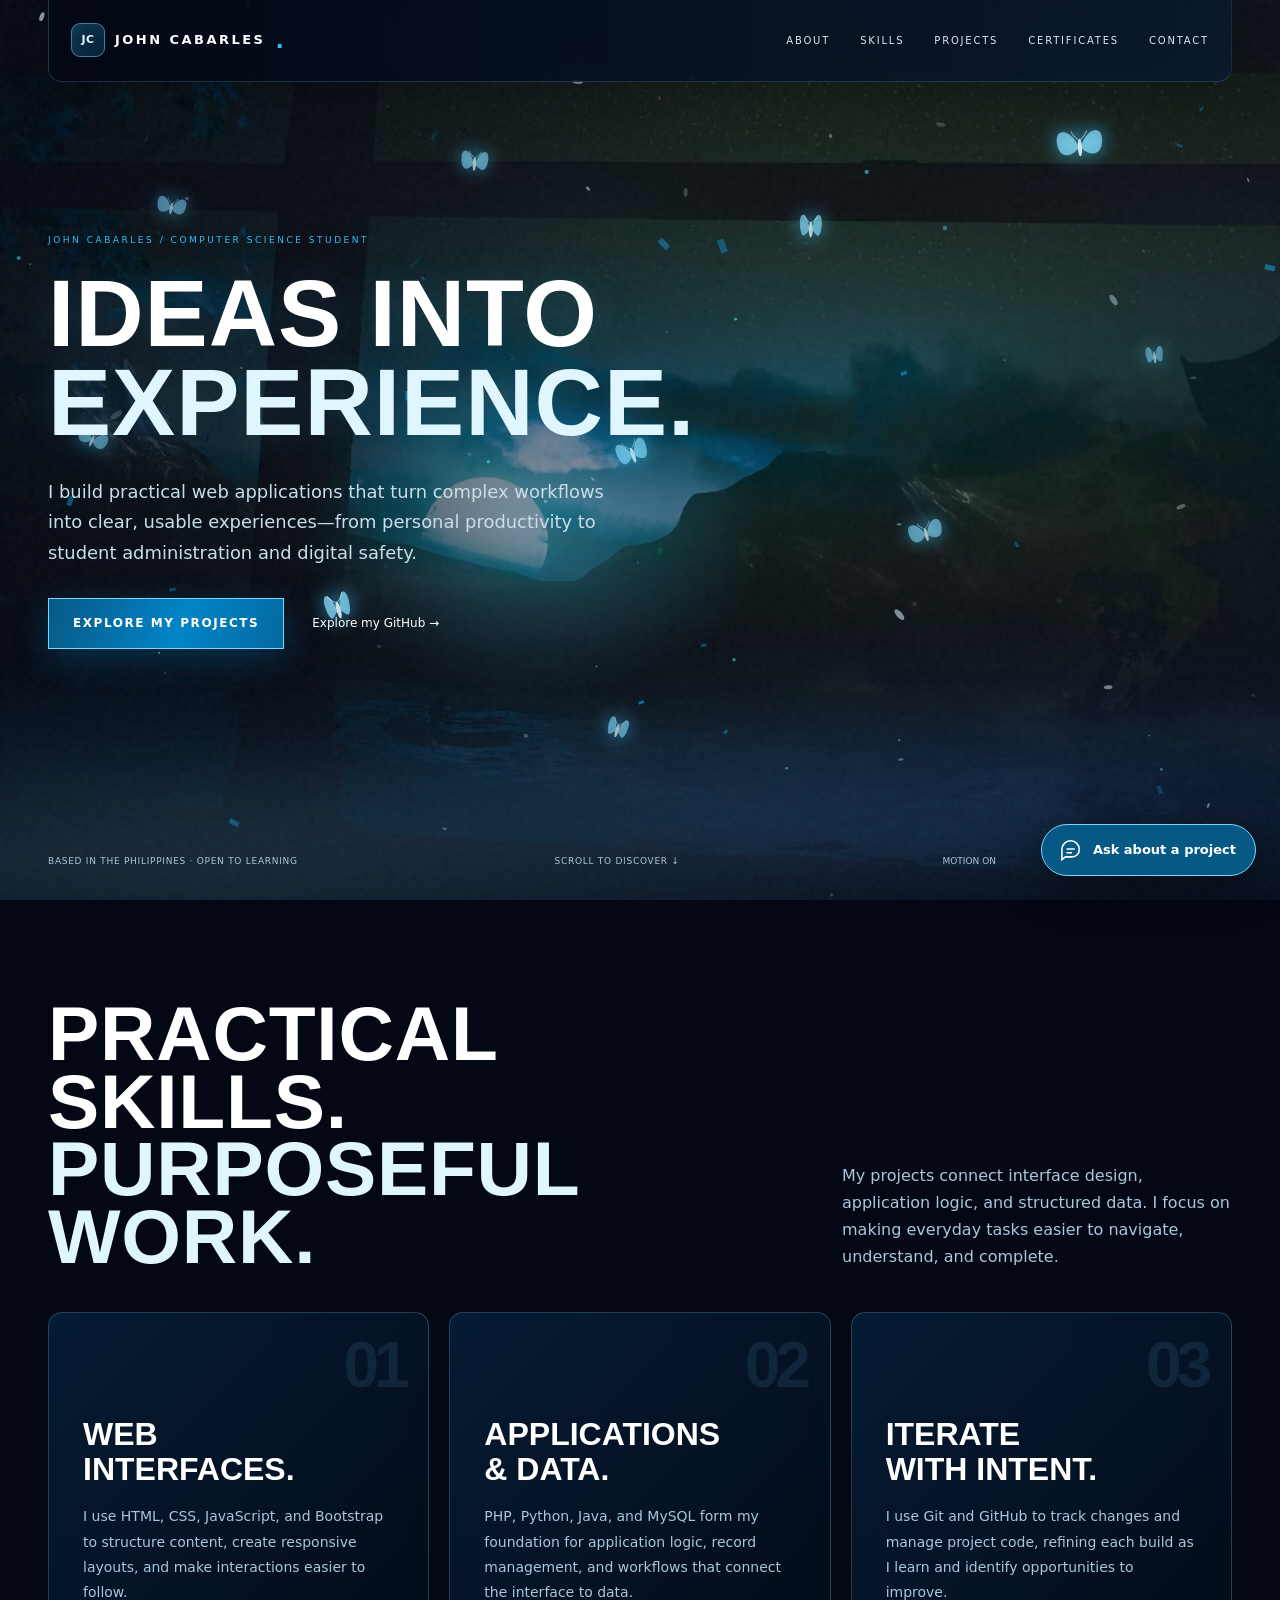
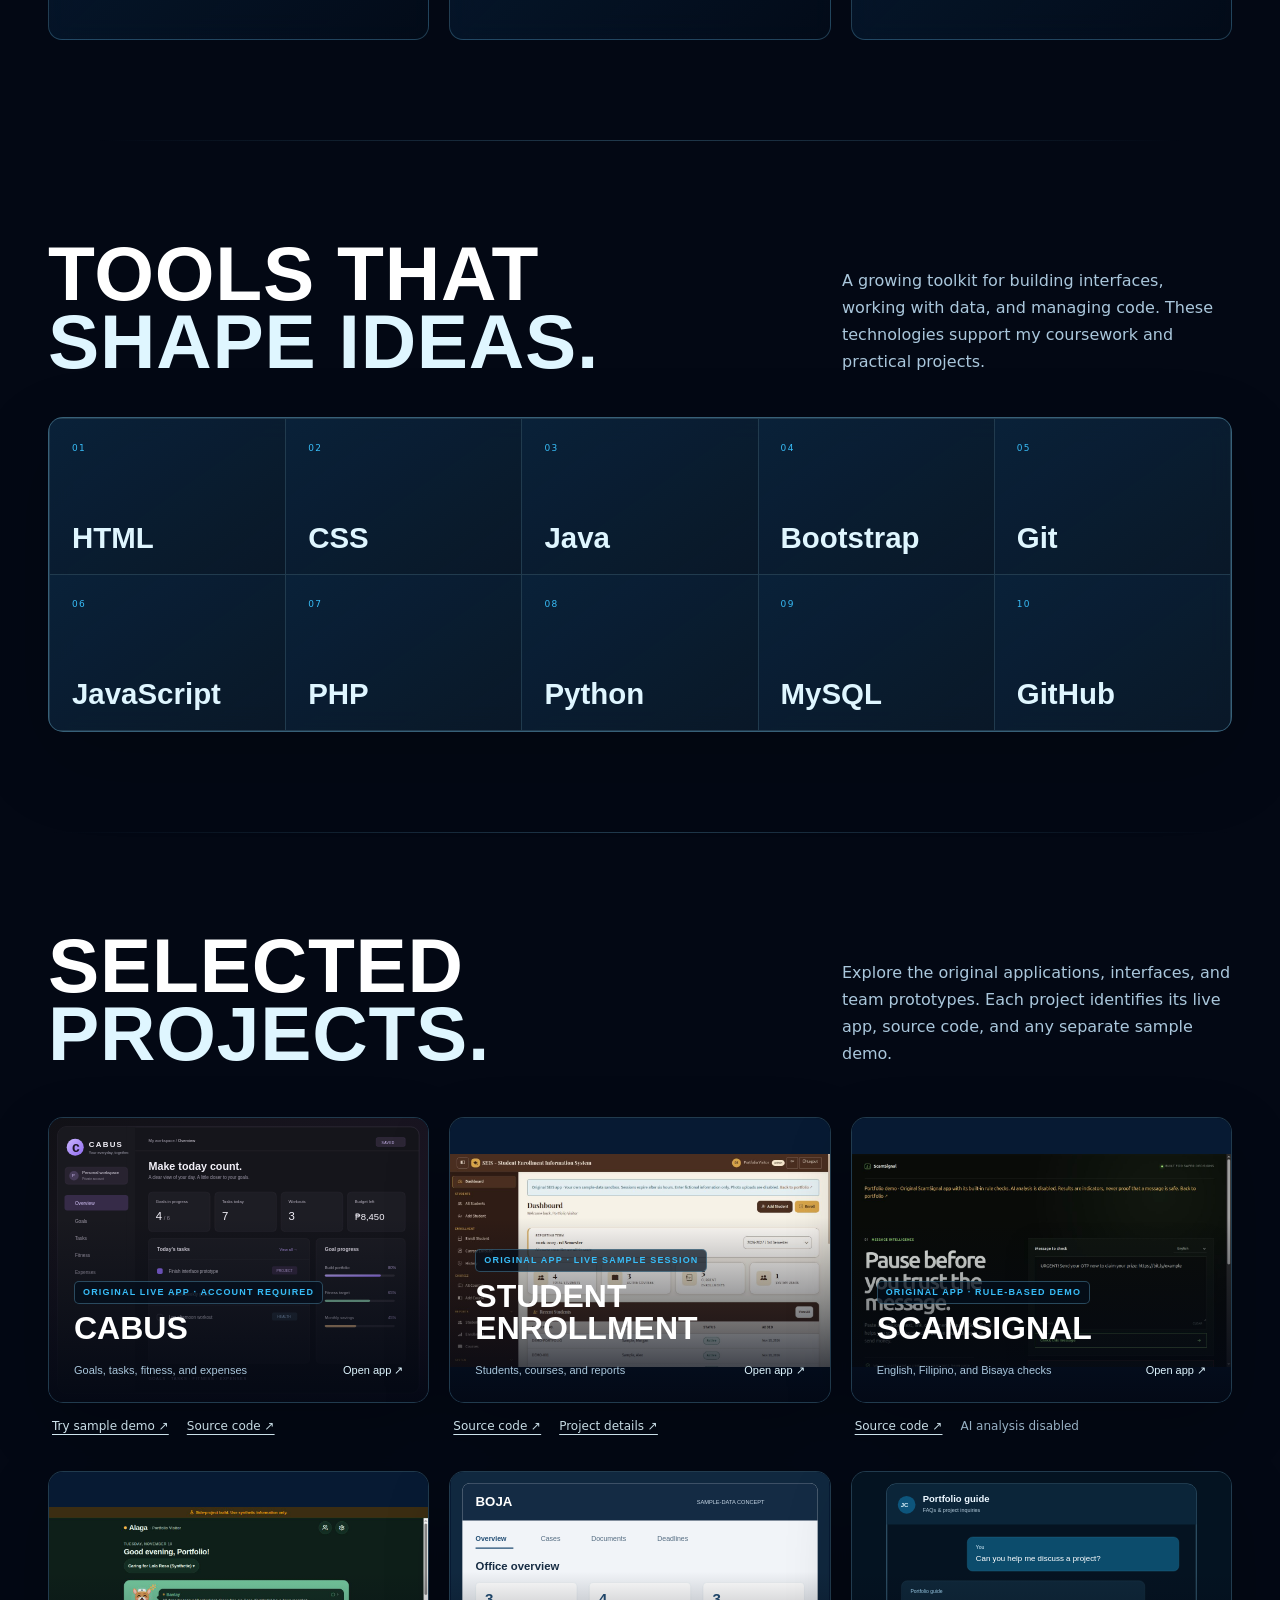
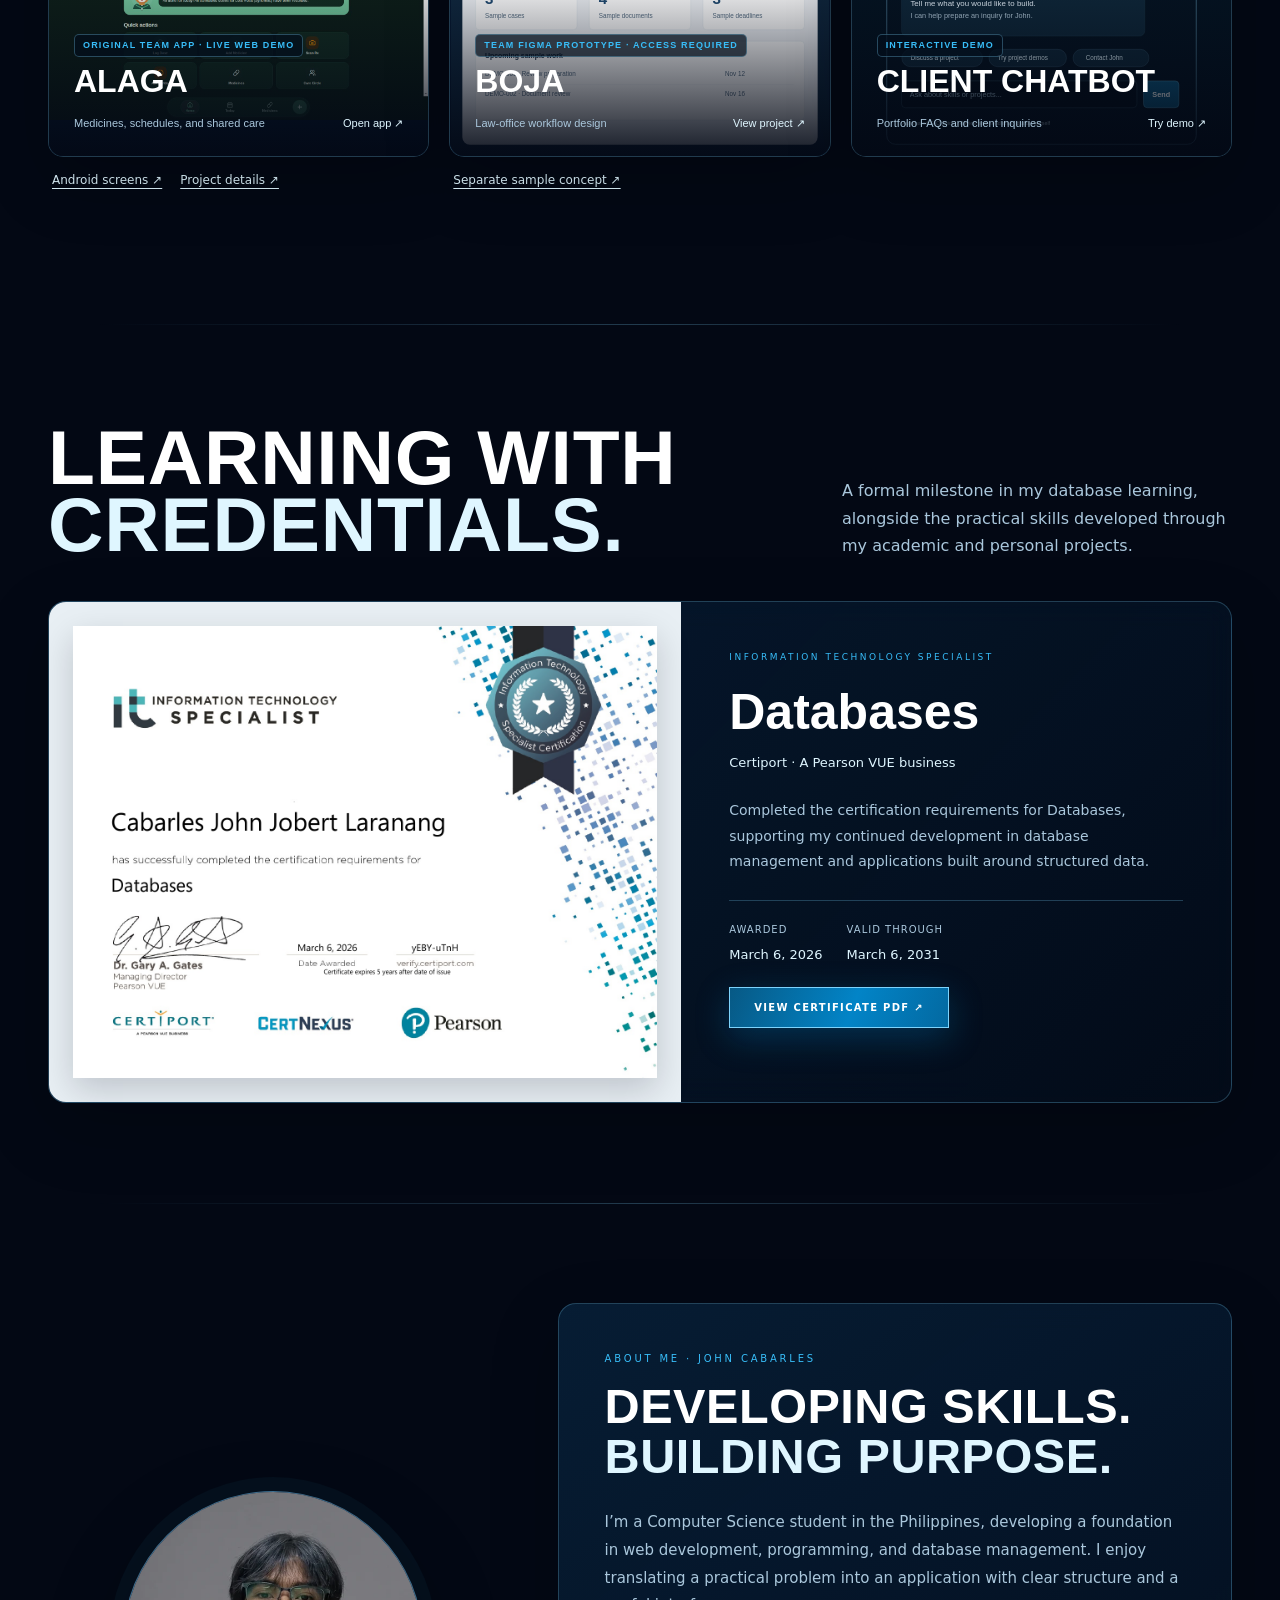
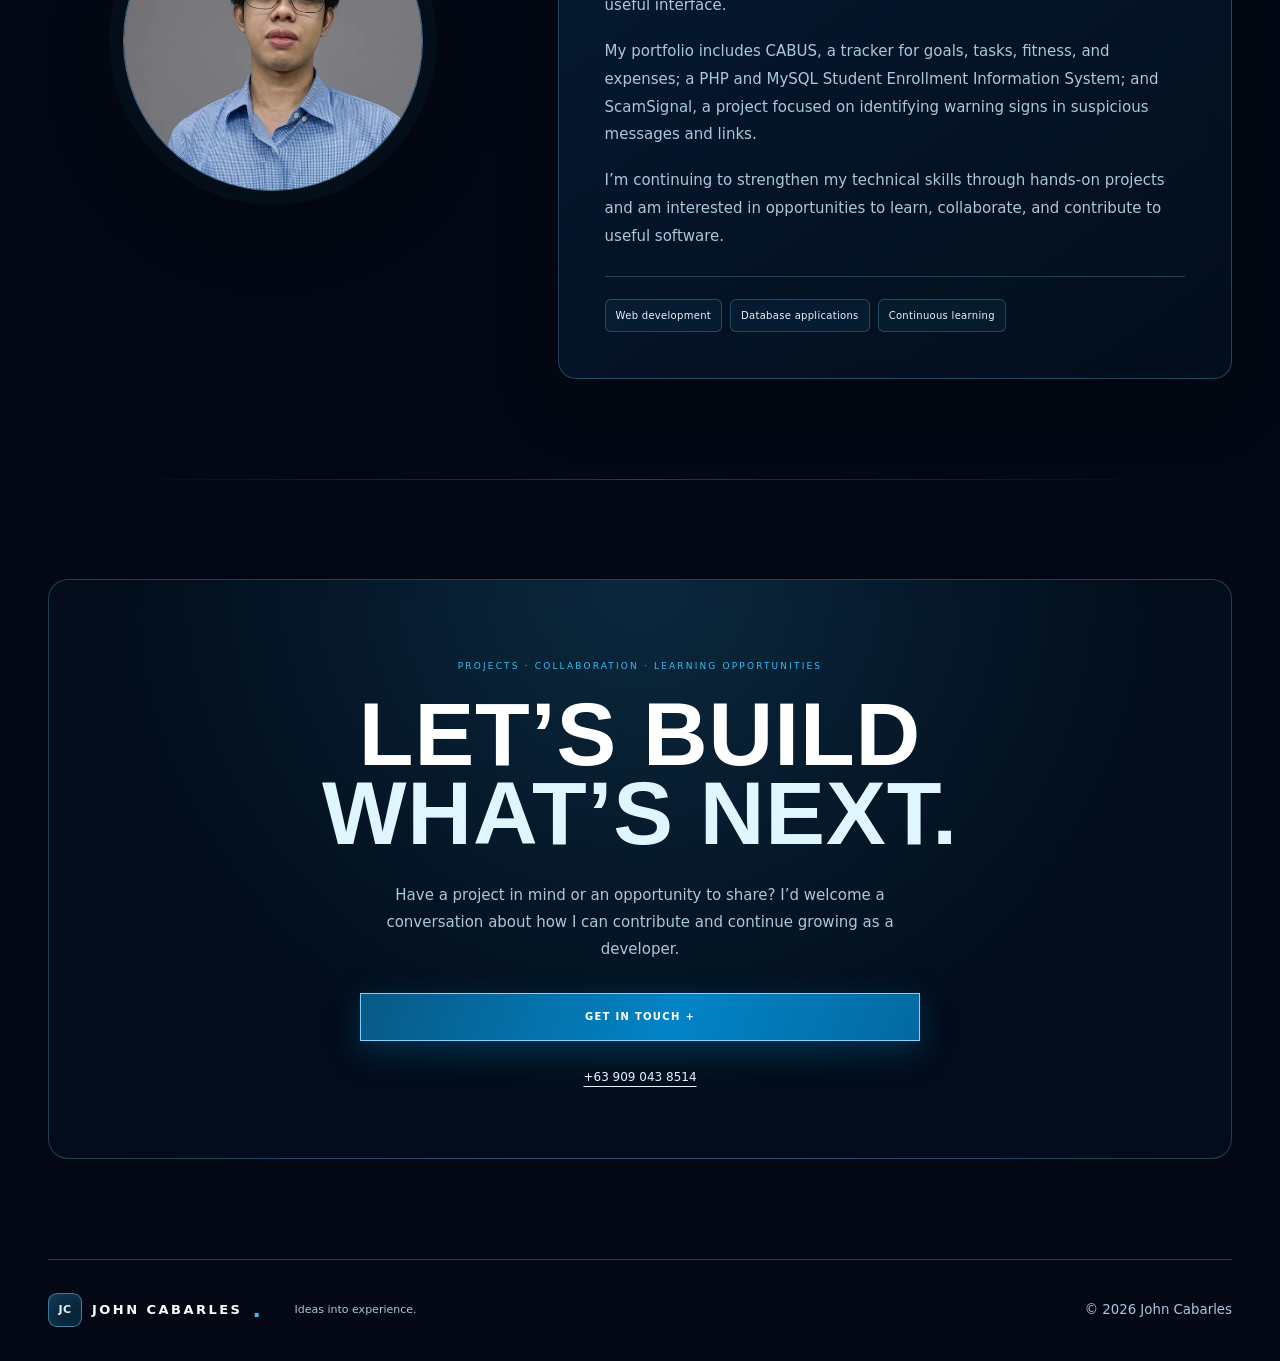
<file: index.html>
<!doctype html>
<html lang="en">
<head>
  <meta charset="UTF-8">
  <meta name="viewport" content="width=device-width, initial-scale=1">
  <meta name="theme-color" content="#030814">
  <meta name="description" content="John Cabarles is a Computer Science student building web applications with JavaScript, PHP, Python, and MySQL. Explore his productivity, enrollment, and digital safety projects.">
  <title>John Cabarles — Aimate Portfolio</title>
  <link rel="stylesheet" href="styles.css?v=12">
  <script src="script.js?v=5" defer></script>
  <link rel="stylesheet" href="chat.css?v=2">
  <script type="module" src="chat-widget.mjs?v=4"></script>
</head>
<body>
  <a class="skip" href="#main">Skip to content</a>
  <div class="world" aria-hidden="true">
    <div class="video-plane">
      <img class="poster" src="assets/poster.jpg" alt="">
      <video id="background-video" muted loop playsinline preload="auto" poster="assets/poster.jpg" data-src="assets/Aimate.mp4"></video>
    </div>
    <div class="shade"></div><div class="bloom"></div><div class="vignette"></div>
    <div class="mist mist-a"></div><div class="mist mist-b"></div>
    <canvas id="atmosphere"></canvas><div class="grain"></div>
  </div>

  <header class="header shell">
    <a class="brand" href="#home" aria-label="John Cabarles portfolio home"><span class="brand-mark">JC</span><span class="brand-name">JOHN CABARLES</span><span>.</span></a>
    <button class="menu" aria-expanded="false" aria-controls="nav">Menu</button>
    <nav id="nav" aria-label="Main navigation"><a href="#about">About</a><a href="#skills">Skills</a><a href="#projects">Projects</a><a href="#certificates">Certificates</a><a href="#contact">Contact</a></nav>
  </header>

  <main id="main">
    <section class="hero shell" id="home">
      <div class="hero-copy">
        <p class="eyebrow">JOHN CABARLES / COMPUTER SCIENCE STUDENT</p>
        <h1>IDEAS INTO<br><span>EXPERIENCE.</span></h1>
        <p class="lede">I build practical web applications that turn complex workflows into clear, usable experiences—from personal productivity to student administration and digital safety.</p>
        <div class="actions"><a class="button primary" href="#projects">Explore my projects</a><a href="https://github.com/ling-cosmos" target="_blank" rel="noreferrer">Explore my GitHub →</a></div>
      </div>
      <div class="hero-foot"><span>Based in the Philippines · Open to learning</span><a href="#about">Scroll to discover ↓</a><button id="motion-toggle" aria-pressed="false">Motion on</button></div>
    </section>

    <section class="section shell" id="about">
      <header class="section-head reveal"><h2>PRACTICAL SKILLS.<br><span>PURPOSEFUL WORK.</span></h2><p>My projects connect interface design, application logic, and structured data. I focus on making everyday tasks easier to navigate, understand, and complete.</p></header>
      <div class="feature-grid">
        <article class="glass reveal"><b>01</b><h3>WEB<br>INTERFACES.</h3><p>I use HTML, CSS, JavaScript, and Bootstrap to structure content, create responsive layouts, and make interactions easier to follow.</p></article>
        <article class="glass reveal"><b>02</b><h3>APPLICATIONS<br>& DATA.</h3><p>PHP, Python, Java, and MySQL form my foundation for application logic, record management, and workflows that connect the interface to data.</p></article>
        <article class="glass reveal"><b>03</b><h3>ITERATE<br>WITH INTENT.</h3><p>I use Git and GitHub to track changes and manage project code, refining each build as I learn and identify opportunities to improve.</p></article>
      </div>
    </section>

    <section class="section shell" id="skills">
      <header class="section-head reveal"><h2>TOOLS THAT<br><span>SHAPE IDEAS.</span></h2><p>A growing toolkit for building interfaces, working with data, and managing code. These technologies support my coursework and practical projects.</p></header>
      <ul class="skill-strip reveal" aria-label="Technical tools and skills">
        <li><small>01</small><strong>HTML</strong></li><li><small>02</small><strong>CSS</strong></li><li><small>03</small><strong>Java</strong></li><li><small>04</small><strong>Bootstrap</strong></li><li><small>05</small><strong>Git</strong></li>
        <li><small>06</small><strong>JavaScript</strong></li><li><small>07</small><strong>PHP</strong></li><li><small>08</small><strong>Python</strong></li><li><small>09</small><strong>MySQL</strong></li><li><small>10</small><strong>GitHub</strong></li>
      </ul>
    </section>

    <section class="section collection" id="projects">
      <header class="section-head shell reveal"><h2>SELECTED<br><span>PROJECTS.</span></h2><p>Explore the original applications, interfaces, and team prototypes. Each project identifies its live app, source code, and any separate sample demo.</p></header>
      <div class="gallery">
        <article class="project-entry"><a class="clip project-clip reveal" href="https://cabus-tracker.repulse-coach-worker.workers.dev/" aria-label="Open original CABUS application"><img src="assets/CABUS.svg" alt="CABUS four-in-one tracker dashboard"><span><em>ORIGINAL LIVE APP · ACCOUNT REQUIRED</em>CABUS<small>Goals, tasks, fitness, and expenses <i>Open app ↗</i></small></span></a><div class="project-links"><a href="previews/cabus/index.html">Try sample demo ↗</a><a href="https://github.com/ling-cosmos/cabus">Source code ↗</a></div></article>
        <article class="project-entry"><a class="clip project-clip reveal" href="https://student-enrollment-portfolio.vercel.app/" aria-label="Open original Student Enrollment application"><img src="assets/seis-original.jpg?v=2" alt="Original SEIS PHP dashboard showing fictional students and enrollments"><span><em>ORIGINAL APP · LIVE SAMPLE SESSION</em>STUDENT ENROLLMENT<small>Students, courses, and reports <i>Open app ↗</i></small></span></a><div class="project-links"><a href="https://github.com/ling-cosmos/Student-Enrollment-Information-System-Public">Source code ↗</a><a href="projects/seis.html">Project details ↗</a></div></article>
        <article class="project-entry"><a class="clip project-clip reveal" href="https://scamsignal-portfolio.vercel.app/" aria-label="Open original ScamSignal application"><img src="assets/scamsignal-original.jpg" alt="Original ScamSignal app displaying a risk assessment"><span><em>ORIGINAL APP · RULE-BASED DEMO</em>SCAMSIGNAL<small>English, Filipino, and Bisaya checks <i>Open app ↗</i></small></span></a><div class="project-links"><a href="https://github.com/ling-cosmos/scamsignal">Source code ↗</a><span>AI analysis disabled</span></div></article>
        <article class="project-entry"><a class="clip project-clip reveal" href="https://alaga-portfolio.vercel.app/" aria-label="Open original Alaga team application"><img src="assets/alaga-original.jpg?v=2" alt="Original Alaga app with a synthetic patient’s recorded dose" loading="lazy"><span><em>ORIGINAL TEAM APP · LIVE WEB DEMO</em>ALAGA<small>Medicines, schedules, and shared care <i>Open app ↗</i></small></span></a><div class="project-links"><a href="previews/alaga-screenshots.html">Android screens ↗</a><a href="projects/alaga.html">Project details ↗</a></div></article>
        <article class="project-entry"><a class="clip project-clip reveal" href="projects/boja.html" aria-label="View original Boja team prototype details"><img src="assets/Boja.svg" alt="Illustration of the Boja office-workflow concept" loading="lazy"><span><em>TEAM FIGMA PROTOTYPE · ACCESS REQUIRED</em>BOJA<small>Law-office workflow design <i>View project ↗</i></small></span></a><div class="project-links"><a href="previews/boja.html">Separate sample concept ↗</a></div></article>
        <a class="clip project-clip reveal" href="previews/chatbot.html" aria-label="Try Client Chatbot interactive demo"><img src="assets/Chatbot.svg" alt="Client Chatbot interface with portfolio questions and project inquiry options" loading="lazy"><span><em>INTERACTIVE DEMO</em>CLIENT CHATBOT<small>Portfolio FAQs and client inquiries <i>Try demo ↗</i></small></span></a>
      </div>
    </section>

    <section class="section shell" id="certificates" aria-labelledby="certificates-title">
      <header class="section-head reveal"><h2 id="certificates-title">LEARNING WITH<br><span>CREDENTIALS.</span></h2><p>A formal milestone in my database learning, alongside the practical skills developed through my academic and personal projects.</p></header>
      <article class="certificate-card glass reveal">
        <a class="certificate-preview" href="assets/cabarles-databases-certificate.pdf" target="_blank" rel="noreferrer" aria-label="View John Cabarles’ Databases certificate PDF"><img src="assets/cabarles-databases-certificate.png" alt="Information Technology Specialist certificate in Databases awarded to Cabarles John Jobert Laranang on March 6, 2026" width="1400" height="1082" loading="lazy"></a>
        <div class="certificate-copy"><p class="eyebrow">INFORMATION TECHNOLOGY SPECIALIST</p><h3>Databases</h3><p class="certificate-provider">Certiport · A Pearson VUE business</p><p>Completed the certification requirements for Databases, supporting my continued development in database management and applications built around structured data.</p><dl><div><dt>Awarded</dt><dd><time datetime="2026-03-06">March 6, 2026</time></dd></div><div><dt>Valid through</dt><dd><time datetime="2031-03-06">March 6, 2031</time></dd></div></dl><a class="button primary" href="assets/cabarles-databases-certificate.pdf" target="_blank" rel="noreferrer">View certificate PDF ↗</a></div>
      </article>
    </section>

    <section class="section shell about" id="story">
      <figure class="moon profile reveal"><img src="assets/john-cabarles-profile.png" alt="John Cabarles wearing glasses and a blue collared shirt" width="747" height="1024"></figure>
      <article class="glass story reveal"><p class="eyebrow">ABOUT ME · JOHN CABARLES</p><h2>DEVELOPING SKILLS.<br><span>BUILDING PURPOSE.</span></h2><p>I’m a Computer Science student in the Philippines, developing a foundation in web development, programming, and database management. I enjoy translating a practical problem into an application with clear structure and a useful interface.</p><p>My portfolio includes CABUS, a tracker for goals, tasks, fitness, and expenses; a PHP and MySQL Student Enrollment Information System; and ScamSignal, a project focused on identifying warning signs in suspicious messages and links.</p><p>I’m continuing to strengthen my technical skills through hands-on projects and am interested in opportunities to learn, collaborate, and contribute to useful software.</p><div class="profile-focus"><span>Web development</span><span>Database applications</span><span>Continuous learning</span></div></article>
    </section>

    <section class="section shell" id="contact"><div class="glass cta reveal"><p>PROJECTS · COLLABORATION · LEARNING OPPORTUNITIES</p><h2>LET’S BUILD<br><span>WHAT’S NEXT.</span></h2><p class="contact-intro">Have a project in mind or an opportunity to share? I’d welcome a conversation about how I can contribute and continue growing as a developer.</p>
      <details class="contact-options">
        <summary class="button primary">Get in touch</summary>
        <div class="contact-panel">
          <h3>Send me an email</h3>
          <label for="contact-email">Email address</label>
          <div class="email-copy"><input id="contact-email" type="text" value="j.cabarles.555471@umindanao.edu.ph" readonly spellcheck="false"><button class="button" id="copy-email" type="button" hidden>Copy email</button></div>
          <p id="copy-email-status" role="status" aria-live="polite">You can select and copy the address, or choose an email option below.</p>
          <div class="email-options"><a href="https://mail.google.com/mail/?view=cm&amp;fs=1&amp;to=j.cabarles.555471%40umindanao.edu.ph" target="_blank" rel="noreferrer">Write in Gmail ↗</a><a href="mailto:j.cabarles.555471@umindanao.edu.ph">Use your email app</a></div>
        </div>
      </details>
      <p class="contact-phone"><a href="tel:+639090438514">+63 909 043 8514</a></p>
    </div></section>
  </main>

  <footer class="footer shell"><a class="brand" href="#home"><span class="brand-mark">JC</span><span class="brand-name">JOHN CABARLES</span><span>.</span></a><p>Ideas into experience.</p><small>© 2026 John Cabarles</small></footer>

  <button class="chat-launcher" id="chat-launcher" type="button" aria-controls="portfolio-chat" aria-expanded="false" hidden><svg viewBox="0 0 24 24" fill="none" stroke="currentColor" stroke-width="1.7" aria-hidden="true"><path d="M20 11.5a8 8 0 0 1-8 8H5l-4 3v-11a9 9 0 0 1 19 0Z"/><path d="M6 11h9m-9 4h6"/></svg>Ask about a project</button>
  <section class="chat-widget" id="portfolio-chat" role="dialog" aria-modal="false" aria-labelledby="chat-title" hidden>
    <header class="chat-heading"><div><h2 id="chat-title">John’s portfolio guide</h2><p>Automated FAQ &amp; project inquiries</p></div><button class="chat-close" id="chat-close" type="button" aria-label="Close portfolio chat">×</button></header>
    <div class="chat-toolbar"><button id="chat-contact" type="button">Contact John</button><button id="chat-new" type="button">New chat</button></div>
    <div class="chat-conversation" id="chat-conversation">
      <div class="chat-log" id="chat-log" role="log" aria-label="Portfolio chat messages" aria-live="polite" aria-relevant="additions text"></div>
      <div class="chat-suggestions" id="chat-suggestions" aria-label="Suggested questions"></div>
      <form class="chat-form" id="chat-form"><label class="chat-sr-only" for="chat-message">Message to portfolio guide</label><textarea id="chat-message" maxlength="700" rows="1" placeholder="Ask about skills, projects, or an inquiry…" required></textarea><button type="submit">Send</button></form>
      <p class="chat-privacy">Chat stays in this visit. You choose what to send by email.</p>
    </div>
    <div class="chat-review" id="chat-review" hidden>
      <button class="chat-back" id="chat-back" type="button">← Back to chat</button><h3>Review your inquiry</h3><p>You can edit the draft below before opening your email service.</p><p class="chat-recipient">To: <span id="chat-recipient"></span></p>
      <label for="chat-summary">Inquiry draft</label><textarea id="chat-summary" maxlength="5000" rows="8"></textarea>
      <div class="chat-draft-actions"><a id="chat-gmail" href="https://mail.google.com/mail/" target="_blank" rel="noreferrer">Open Gmail draft ↗</a><button id="chat-copy" type="button">Copy inquiry</button></div>
      <a class="chat-email-app" id="chat-email-app" href="mailto:j.cabarles.555471@umindanao.edu.ph">Use your email app</a><p id="chat-draft-status" role="status" aria-live="polite"></p>
    </div>
  </section>
</body>
</html>
</file>
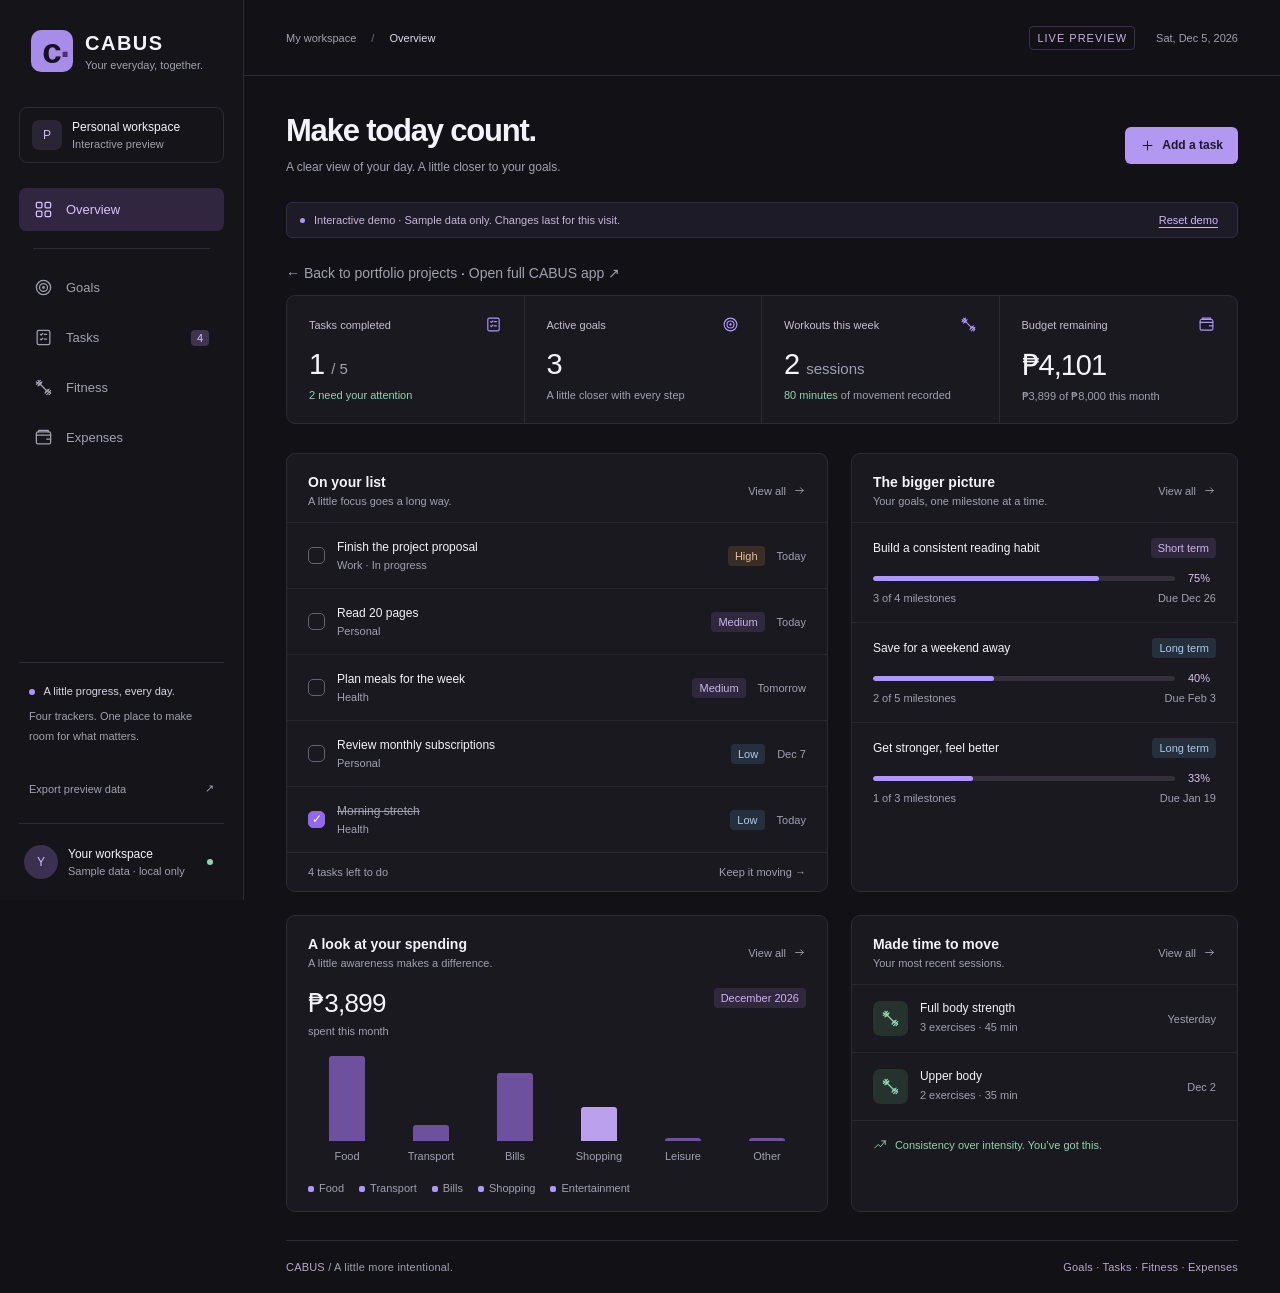
<file: previews/cabus/index.html>
<!doctype html>
<html lang="en">
<head>
  <meta charset="utf-8"><meta name="viewport" content="width=device-width,initial-scale=1">
  <meta name="theme-color" content="#111116">
  <title>CABUS — Your everyday, together</title>
  <link rel="stylesheet" href="style.css"><script src="app.js" defer></script>
</head>
<body>
  <aside class="sidebar">
    <a class="brand" href="#overview" aria-label="CABUS overview"><span class="brand-mark">c<span>.</span></span><span>CABUS<span class="brand-sub">Your everyday, together.</span></span></a>
    <div class="workspace"><span class="workspace-avatar">P</span><div>Personal workspace<small>Interactive preview</small></div></div>
    <nav aria-label="Main navigation" id="navigation"></nav>
    <div class="sidebar-bottom"><div class="preview-note"><span class="status-dot"></span> A little progress, every day.<p>Four trackers. One place to make room for what matters.</p></div><button class="utility" id="export-button">Export preview data <span aria-hidden="true">↗</span></button><div class="profile"><span class="avatar">Y</span><div>Your workspace<small>Sample data · local only</small></div><span class="online-dot"></span></div></div>
  </aside>
  <main>
    <div class="topbar"><div class="breadcrumb">My workspace <span>/</span> <strong id="breadcrumb">Overview</strong></div><div class="top-actions"><span class="preview-badge">LIVE PREVIEW</span><span class="top-date" id="today-date"></span></div></div>
    <div class="content"><div class="page-heading"><div><h1 id="page-title">Make today count.</h1><p id="page-description">A clear view of your day. A little closer to your goals.</p></div><button class="primary" id="add-button"></button></div>
    <div class="demo-banner"><span class="demo-dot"></span><span>Interactive demo · Sample data only. Changes last for this visit.</span><button id="reset-button">Reset demo</button></div>
    <p><a href="../../index.html#projects" style="color:var(--muted)">← Back to portfolio projects</a> · <a href="https://cabus-tracker.repulse-coach-worker.workers.dev/" style="color:var(--muted)" target="_blank" rel="noreferrer">Open full CABUS app ↗</a></p>
    <div id="page-content"></div>
    <footer><span>CABUS <span class="muted">/ A little more intentional.</span></span><span>Goals · Tasks · Fitness · Expenses</span></footer></div>
  </main>
  <dialog id="editor"><form id="editor-form"><div class="dialog-heading"><h2 id="editor-title"></h2><button type="button" class="icon-button" id="close-editor" aria-label="Close form">×</button></div><div id="editor-fields"></div><p id="form-error" class="form-error" role="alert"></p><div class="form-actions"><button type="button" class="secondary" id="cancel-editor">Cancel</button><button type="submit" class="primary">Save changes</button></div></form></dialog>
  <div id="toast" role="status" aria-live="polite"></div>
</body>
</html>
</file>
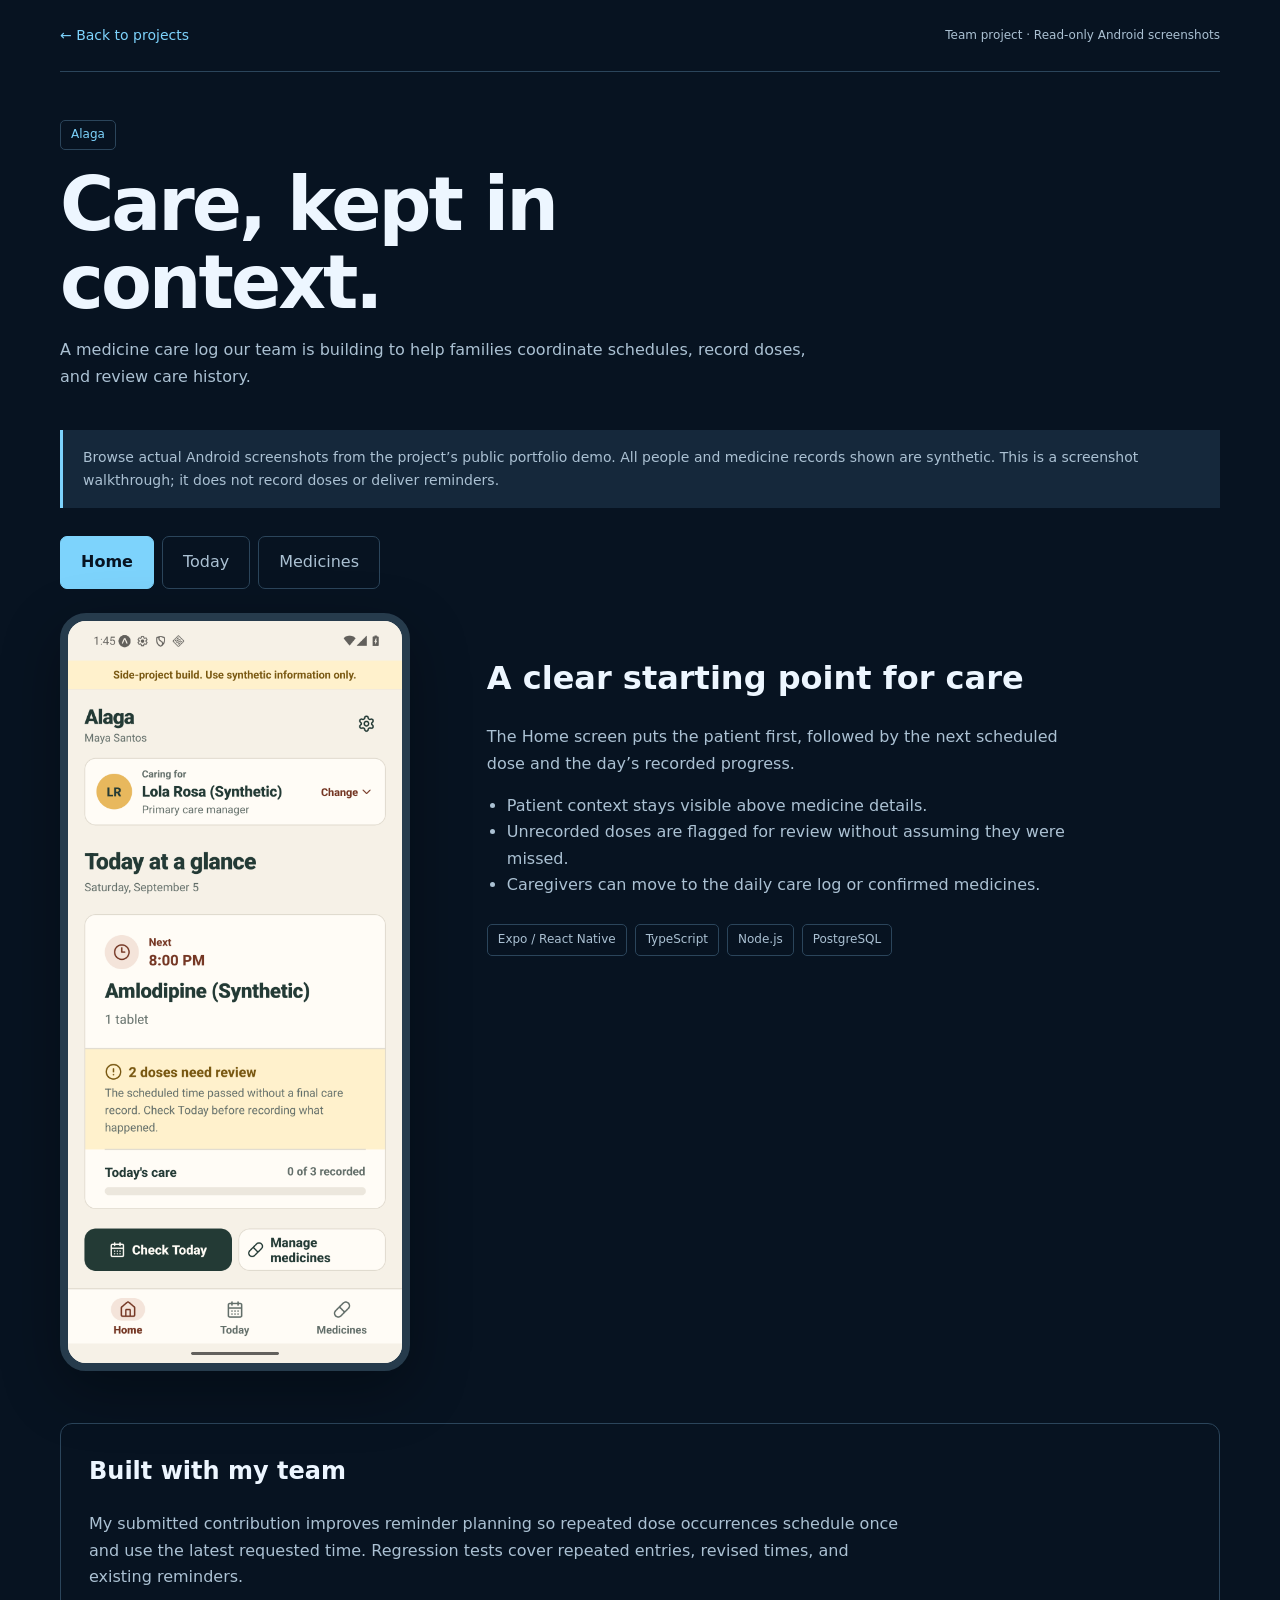
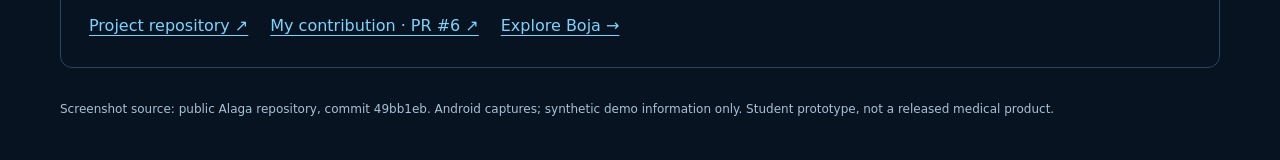
<file: previews/alaga-screenshots.html>
<!doctype html>
<html lang="en"><head><meta charset="utf-8"><meta name="viewport" content="width=device-width,initial-scale=1"><meta name="description" content="Explore Alaga, a team medicine care log project, through actual Android screenshots using synthetic demo data."><title>Alaga — Android project preview</title><link rel="stylesheet" href="preview.css"><script src="preview.js" defer></script></head>
<body><header><a href="../index.html#projects">← Back to projects</a><span class="preview-label">Team project · Read-only Android screenshots</span></header><main>
<section class="intro"><span class="tag">Alaga</span><h1>Care, kept in context.</h1><p>A medicine care log our team is building to help families coordinate schedules, record doses, and review care history.</p></section>
<aside class="notice">Browse actual Android screenshots from the project’s public portfolio demo. All people and medicine records shown are synthetic. This is a screenshot walkthrough; it does not record doses or deliver reminders.</aside>
<div class="tabs" role="tablist" aria-label="Alaga screenshots"><button id="home-tab" role="tab" aria-selected="true" aria-controls="home-screen" tabindex="0">Home</button><button id="today-tab" role="tab" aria-selected="false" aria-controls="today-screen" tabindex="-1">Today</button><button id="medicines-tab" role="tab" aria-selected="false" aria-controls="medicines-screen" tabindex="-1">Medicines</button></div>
<section id="home-screen" role="tabpanel" aria-labelledby="home-tab" class="screen-panel"><figure class="phone"><img src="assets/alaga-home.png" alt="Alaga Android Home screen showing Lola Rosa, marked Synthetic, a next dose, and care records needing review" width="1080" height="2400"></figure><div class="screen-copy"><h2>A clear starting point for care</h2><p>The Home screen puts the patient first, followed by the next scheduled dose and the day’s recorded progress.</p><ul><li>Patient context stays visible above medicine details.</li><li>Unrecorded doses are flagged for review without assuming they were missed.</li><li>Caregivers can move to the daily care log or confirmed medicines.</li></ul><ul class="meta" aria-label="Project stack"><li>Expo / React Native</li><li>TypeScript</li><li>Node.js</li><li>PostgreSQL</li></ul></div></section>
<section id="today-screen" role="tabpanel" aria-labelledby="today-tab" class="screen-panel" hidden><figure class="phone"><img src="assets/alaga-today.png" alt="Alaga Android Today screen with synthetic medicine entries labeled Not recorded and Taken, Skip, and Snooze controls" width="1080" height="2400"></figure><div class="screen-copy"><h2>A chronological care log</h2><p>Today groups scheduled doses in time order and gives each record an explicit outcome.</p><ul><li>Pending records remain labeled “Not recorded.”</li><li>The app offers Taken, Skip, and Snooze actions with confirmation.</li><li>The full project preserves attributed history and corrections.</li></ul><p>The controls inside this image are part of the Android screenshot. Use the tabs above to explore the preview.</p></div></section>
<section id="medicines-screen" role="tabpanel" aria-labelledby="medicines-tab" class="screen-panel" hidden><figure class="phone"><img src="assets/alaga-medicines.png" alt="Alaga Android Medicines screen in dark mode showing confirmed synthetic schedules and an experimental photo import entry" width="1220" height="2712"></figure><div class="screen-copy"><h2>Confirmed medicine schedules</h2><p>The Medicines screen brings together the synthetic patient’s confirmed medicine records and schedule details.</p><ul><li>Strength, dose, and timing remain separate.</li><li>Review and archive actions preserve the care context.</li><li>Experimental OCR starts a draft for review rather than silently confirming extracted instructions.</li></ul><p>This screenshot also shows the project’s dark theme.</p></div></section>
<section class="project-context"><h2>Built with my team</h2><p>My submitted contribution improves reminder planning so repeated dose occurrences schedule once and use the latest requested time. Regression tests cover repeated entries, revised times, and existing reminders.</p><a href="https://github.com/kaelxoxo/prog_lang" target="_blank" rel="noreferrer">Project repository ↗</a><a href="https://github.com/kaelxoxo/prog_lang/pull/6" target="_blank" rel="noreferrer">My contribution · PR #6 ↗</a><a href="boja.html">Explore Boja →</a></section>
</main><footer>Screenshot source: public Alaga repository, commit 49bb1eb. Android captures; synthetic demo information only. Student prototype, not a released medical product.</footer></body></html>
</file>
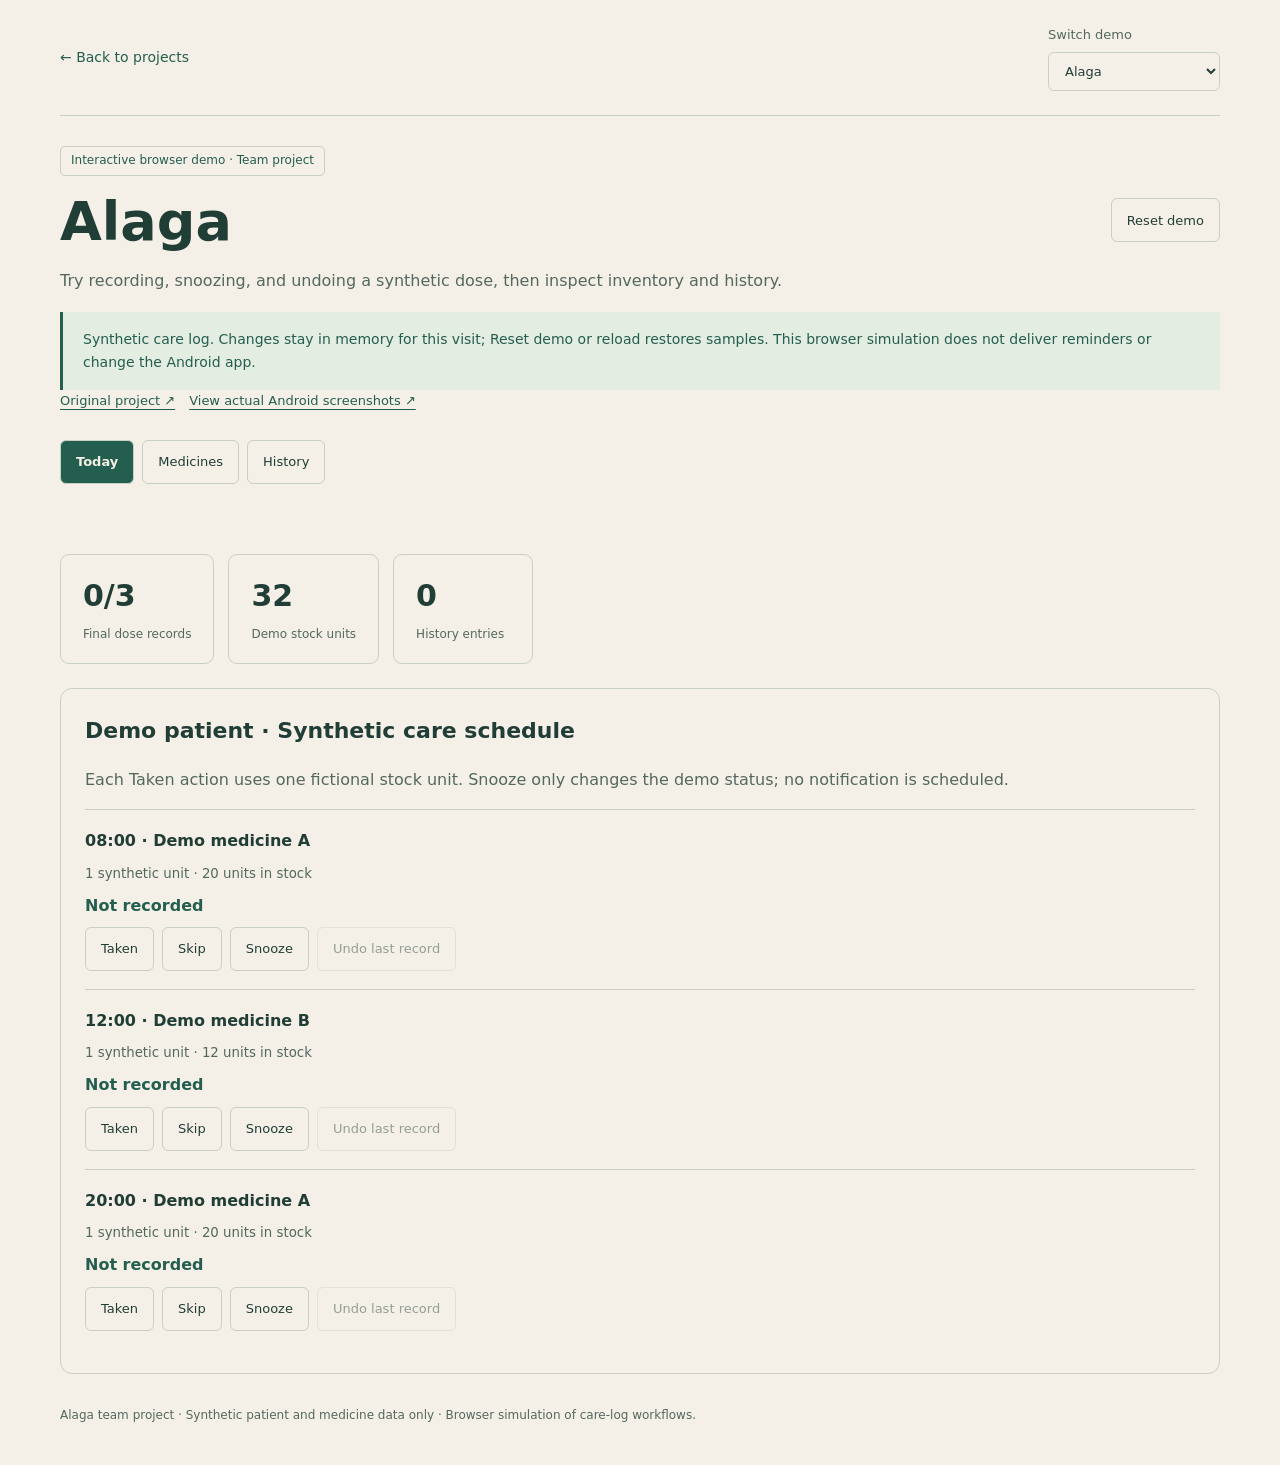
<file: previews/alaga.html>
<!doctype html><html lang="en"><head><meta charset="utf-8"><meta name="viewport" content="width=device-width,initial-scale=1"><title>Alaga — Interactive demo</title><link rel="stylesheet" href="demo.css?v=1"><script type="module" src="demo.mjs?v=1"></script></head><body data-project="alaga"><header><a href="../index.html#projects">← Back to projects</a><label>Switch demo<select id="project-choice"><option value="cabus">CABUS</option><option value="seis">Student Enrollment</option><option value="scamsignal">ScamSignal</option><option value="alaga">Alaga</option><option value="boja">Boja</option></select></label></header><main><div class="demo-head"><div><span class="tag" id="demo-type">Interactive browser demo · Team project</span><h1 id="demo-title">Alaga</h1><p id="demo-subtitle"></p></div><button class="demo-button" id="reset-demo">Reset demo</button></div><aside class="notice">Synthetic care log. Changes stay in memory for this visit; Reset demo or reload restores samples. This browser simulation does not deliver reminders or change the Android app.</aside><div class="demo-toplinks"><a id="source-link" href="https://github.com/kaelxoxo/prog_lang" target="_blank" rel="noreferrer">Original project ↗</a><span id="extra-link"></span></div><nav id="demo-nav" class="demo-nav" aria-label="Alaga demo views"></nav><p id="demo-status" class="demo-status" role="status" aria-live="polite"></p><div id="confirm-area"></div><div id="demo-content"></div><noscript>Enable JavaScript to try this demo, or <a href="alaga-screenshots.html">browse the actual Android screenshots</a>.</noscript></main><footer>Alaga team project · Synthetic patient and medicine data only · Browser simulation of care-log workflows.</footer></body></html>
</file>
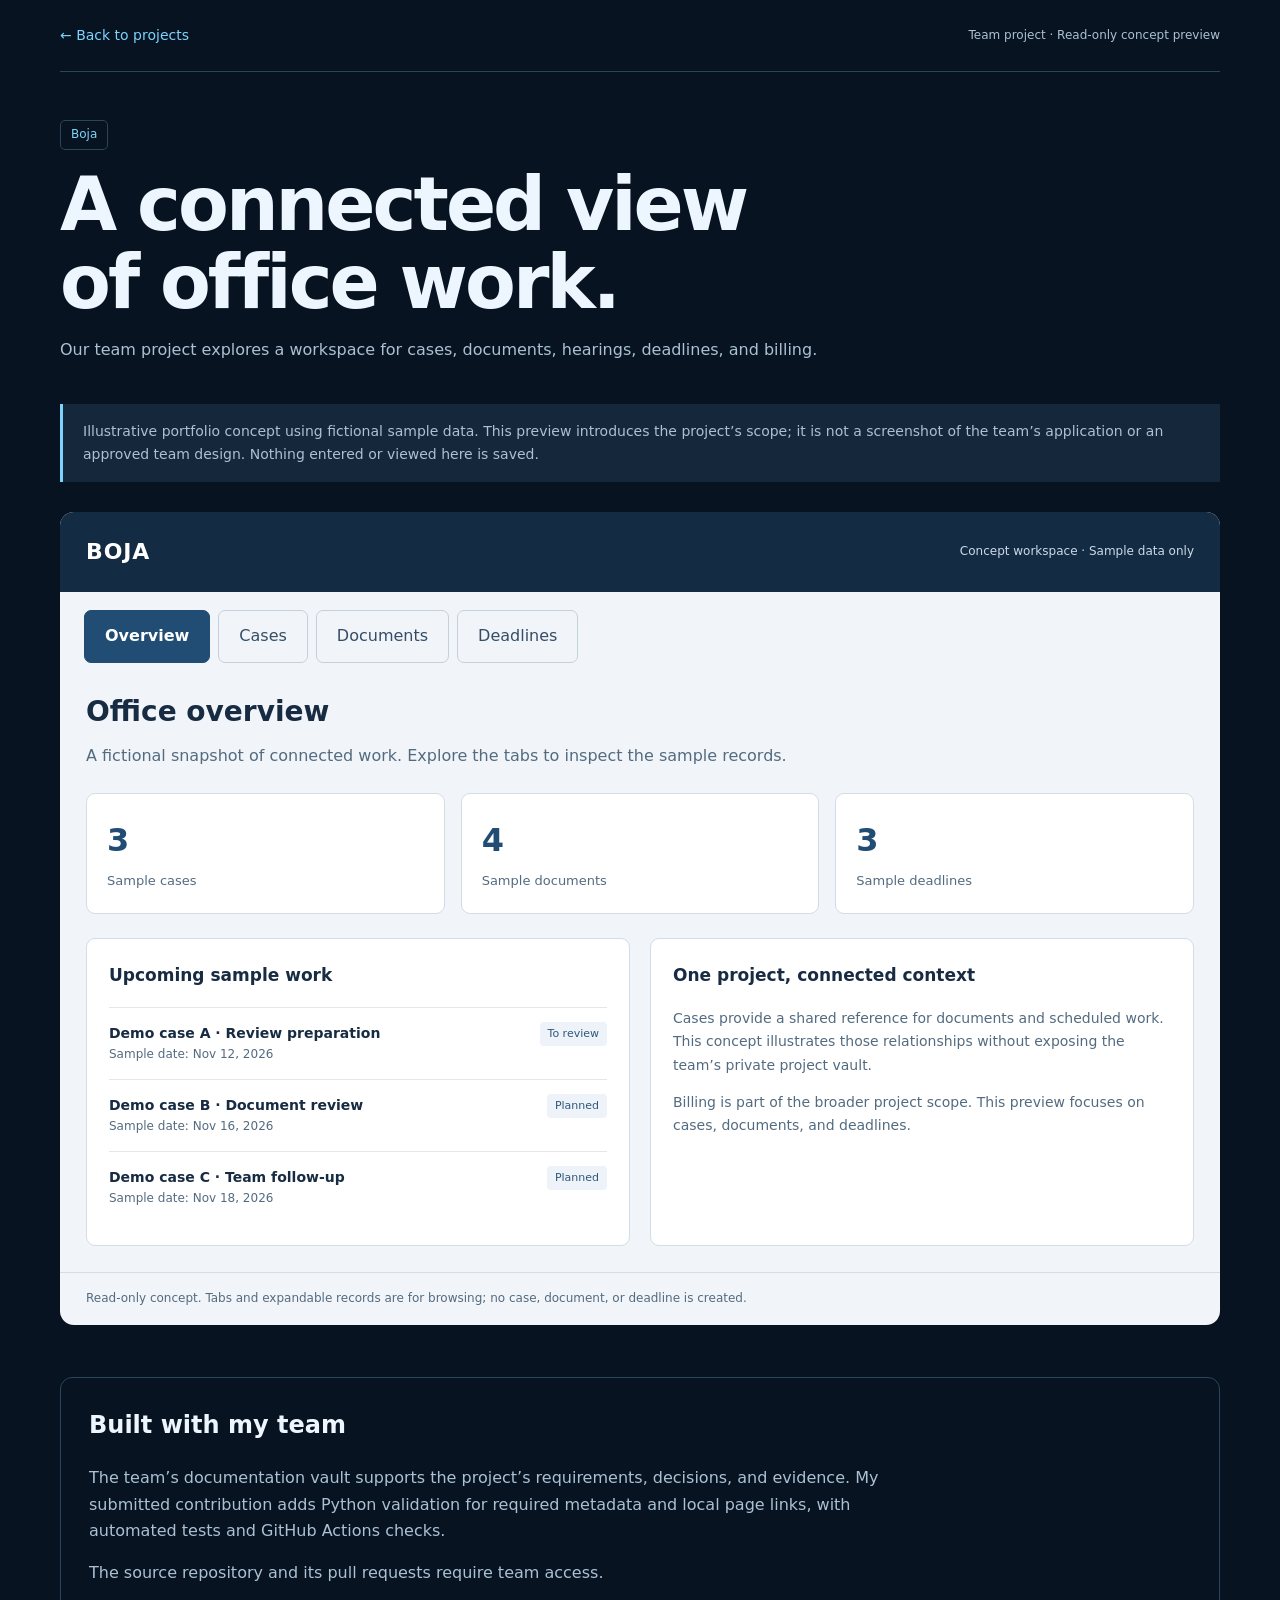
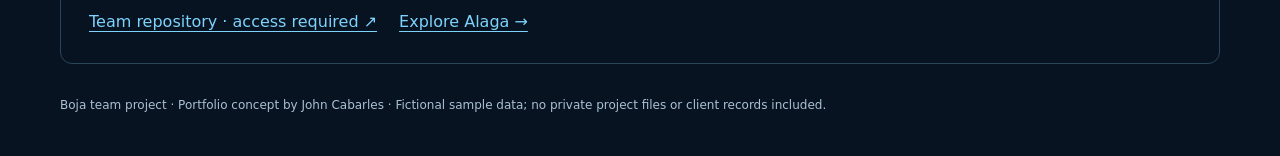
<file: previews/boja-overview.html>
<!doctype html>
<html lang="en"><head><meta charset="utf-8"><meta name="viewport" content="width=device-width,initial-scale=1"><meta name="description" content="A read-only, sample-data portfolio concept introducing the Boja team law office management project."><title>Boja — Sample-data concept preview</title><link rel="stylesheet" href="preview.css"><script src="preview.js" defer></script></head>
<body><header><a href="../index.html#projects">← Back to projects</a><span class="preview-label">Team project · Read-only concept preview</span></header><main>
<section class="intro"><span class="tag">Boja</span><h1>A connected view of office work.</h1><p>Our team project explores a workspace for cases, documents, hearings, deadlines, and billing.</p></section>
<aside class="notice">Illustrative portfolio concept using fictional sample data. This preview introduces the project’s scope; it is not a screenshot of the team’s application or an approved team design. Nothing entered or viewed here is saved.</aside>
<section class="workspace" aria-label="Boja illustrative workspace"><div class="workspace-top"><strong>BOJA</strong><span>Concept workspace · Sample data only</span></div>
<div class="tabs" role="tablist" aria-label="Explore Boja concept"><button id="overview-tab" role="tab" aria-selected="true" aria-controls="overview-panel" tabindex="0">Overview</button><button id="cases-tab" role="tab" aria-selected="false" aria-controls="cases-panel" tabindex="-1">Cases</button><button id="documents-tab" role="tab" aria-selected="false" aria-controls="documents-panel" tabindex="-1">Documents</button><button id="deadlines-tab" role="tab" aria-selected="false" aria-controls="deadlines-panel" tabindex="-1">Deadlines</button></div>
<section class="workspace-panel" id="overview-panel" role="tabpanel" aria-labelledby="overview-tab"><h2>Office overview</h2><p>A fictional snapshot of connected work. Explore the tabs to inspect the sample records.</p><div class="stats"><div class="stat"><strong>3</strong><span>Sample cases</span></div><div class="stat"><strong>4</strong><span>Sample documents</span></div><div class="stat"><strong>3</strong><span>Sample deadlines</span></div></div><div class="workspace-grid"><section class="paper"><h3>Upcoming sample work</h3><div class="entry"><div><b>Demo case A · Review preparation</b><small>Sample date: Nov 12, 2026</small></div><span class="status">To review</span></div><div class="entry"><div><b>Demo case B · Document review</b><small>Sample date: Nov 16, 2026</small></div><span class="status">Planned</span></div><div class="entry"><div><b>Demo case C · Team follow-up</b><small>Sample date: Nov 18, 2026</small></div><span class="status">Planned</span></div></section><section class="paper"><h3>One project, connected context</h3><p>Cases provide a shared reference for documents and scheduled work. This concept illustrates those relationships without exposing the team’s private project vault.</p><p>Billing is part of the broader project scope. This preview focuses on cases, documents, and deadlines.</p></section></div></section>
<section class="workspace-panel" id="cases-panel" role="tabpanel" aria-labelledby="cases-tab" hidden><h2>Sample cases</h2><p>Expand a case to inspect its fictional project context.</p><details><summary>DEMO-001 · Demo case A</summary><dl><dt>Sample status</dt><dd>In review</dd><dt>Documents</dt><dd>Sample intake note; sample review brief</dd><dt>Next item</dt><dd>Review preparation · Nov 12, 2026</dd></dl></details><details><summary>DEMO-002 · Demo case B</summary><dl><dt>Sample status</dt><dd>In progress</dd><dt>Documents</dt><dd>Sample document checklist</dd><dt>Next item</dt><dd>Document review · Nov 16, 2026</dd></dl></details><details><summary>DEMO-003 · Demo case C</summary><dl><dt>Sample status</dt><dd>Planned</dd><dt>Documents</dt><dd>Sample follow-up note</dd><dt>Next item</dt><dd>Team follow-up · Nov 18, 2026</dd></dl></details></section>
<section class="workspace-panel" id="documents-panel" role="tabpanel" aria-labelledby="documents-tab" hidden><h2>Sample document index</h2><p>These entries are fictional descriptions, not client files or legal documents.</p><details><summary>Sample intake note · DEMO-001</summary><p>Placeholder context for Demo case A. No personal details or legal content are included.</p></details><details><summary>Sample review brief · DEMO-001</summary><p>A fictional record illustrating a second document connected to the same case.</p></details><details><summary>Sample document checklist · DEMO-002</summary><p>A placeholder list entry showing how a document could be associated with Demo case B.</p></details><details><summary>Sample follow-up note · DEMO-003</summary><p>A fictional note linked to Demo case C and its sample team follow-up date.</p></details></section>
<section class="workspace-panel" id="deadlines-panel" role="tabpanel" aria-labelledby="deadlines-tab" hidden><h2>Sample deadlines</h2><p>Illustrative dates only. No legal deadlines are calculated and no reminders are sent.</p><div class="paper"><div class="entry"><div><b>Nov 12, 2026 · Review preparation</b><small>DEMO-001 · Demo case A</small></div><span class="status">To review</span></div><div class="entry"><div><b>Nov 16, 2026 · Document review</b><small>DEMO-002 · Demo case B</small></div><span class="status">Planned</span></div><div class="entry"><div><b>Nov 18, 2026 · Team follow-up</b><small>DEMO-003 · Demo case C</small></div><span class="status">Planned</span></div></div></section>
<div class="workspace-foot">Read-only concept. Tabs and expandable records are for browsing; no case, document, or deadline is created.</div></section>
<section class="project-context"><h2>Built with my team</h2><p>The team’s documentation vault supports the project’s requirements, decisions, and evidence. My submitted contribution adds Python validation for required metadata and local page links, with automated tests and GitHub Actions checks.</p><p>The source repository and its pull requests require team access.</p><a href="https://github.com/kaelxoxo/boja-law-office-project-vault" target="_blank" rel="noreferrer">Team repository · access required ↗</a><a href="alaga.html">Explore Alaga →</a></section>
</main><footer>Boja team project · Portfolio concept by John Cabarles · Fictional sample data; no private project files or client records included.</footer></body></html>
</file>
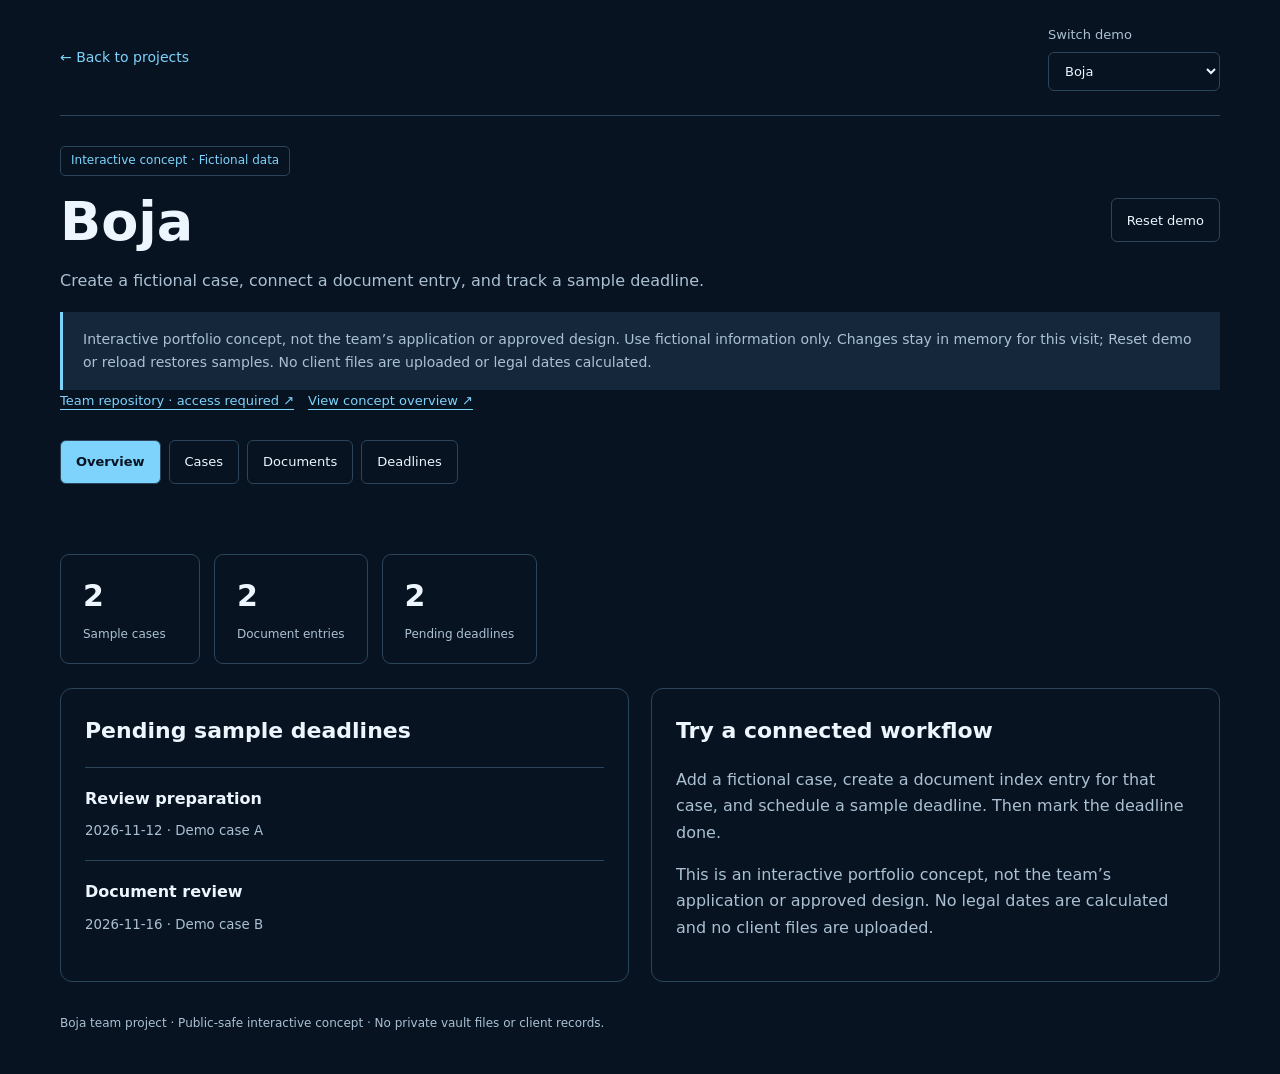
<file: previews/boja.html>
<!doctype html><html lang="en"><head><meta charset="utf-8"><meta name="viewport" content="width=device-width,initial-scale=1"><title>Boja — Interactive concept demo</title><link rel="stylesheet" href="demo.css?v=1"><script type="module" src="demo.mjs?v=1"></script></head><body data-project="boja"><header><a href="../index.html#projects">← Back to projects</a><label>Switch demo<select id="project-choice"><option value="cabus">CABUS</option><option value="seis">Student Enrollment</option><option value="scamsignal">ScamSignal</option><option value="alaga">Alaga</option><option value="boja">Boja</option></select></label></header><main><div class="demo-head"><div><span class="tag" id="demo-type">Interactive concept · Fictional data</span><h1 id="demo-title">Boja</h1><p id="demo-subtitle"></p></div><button class="demo-button" id="reset-demo">Reset demo</button></div><aside class="notice">Interactive portfolio concept, not the team’s application or approved design. Use fictional information only. Changes stay in memory for this visit; Reset demo or reload restores samples. No client files are uploaded or legal dates calculated.</aside><div class="demo-toplinks"><a id="source-link" href="https://github.com/kaelxoxo/boja-law-office-project-vault" target="_blank" rel="noreferrer">Team repository · access required ↗</a><span id="extra-link"></span></div><nav id="demo-nav" class="demo-nav" aria-label="Boja demo views"></nav><p id="demo-status" class="demo-status" role="status" aria-live="polite"></p><div id="confirm-area"></div><div id="demo-content"></div><noscript>Enable JavaScript to try this demo, or <a href="boja-overview.html">browse the concept overview</a>.</noscript></main><footer>Boja team project · Public-safe interactive concept · No private vault files or client records.</footer></body></html>
</file>
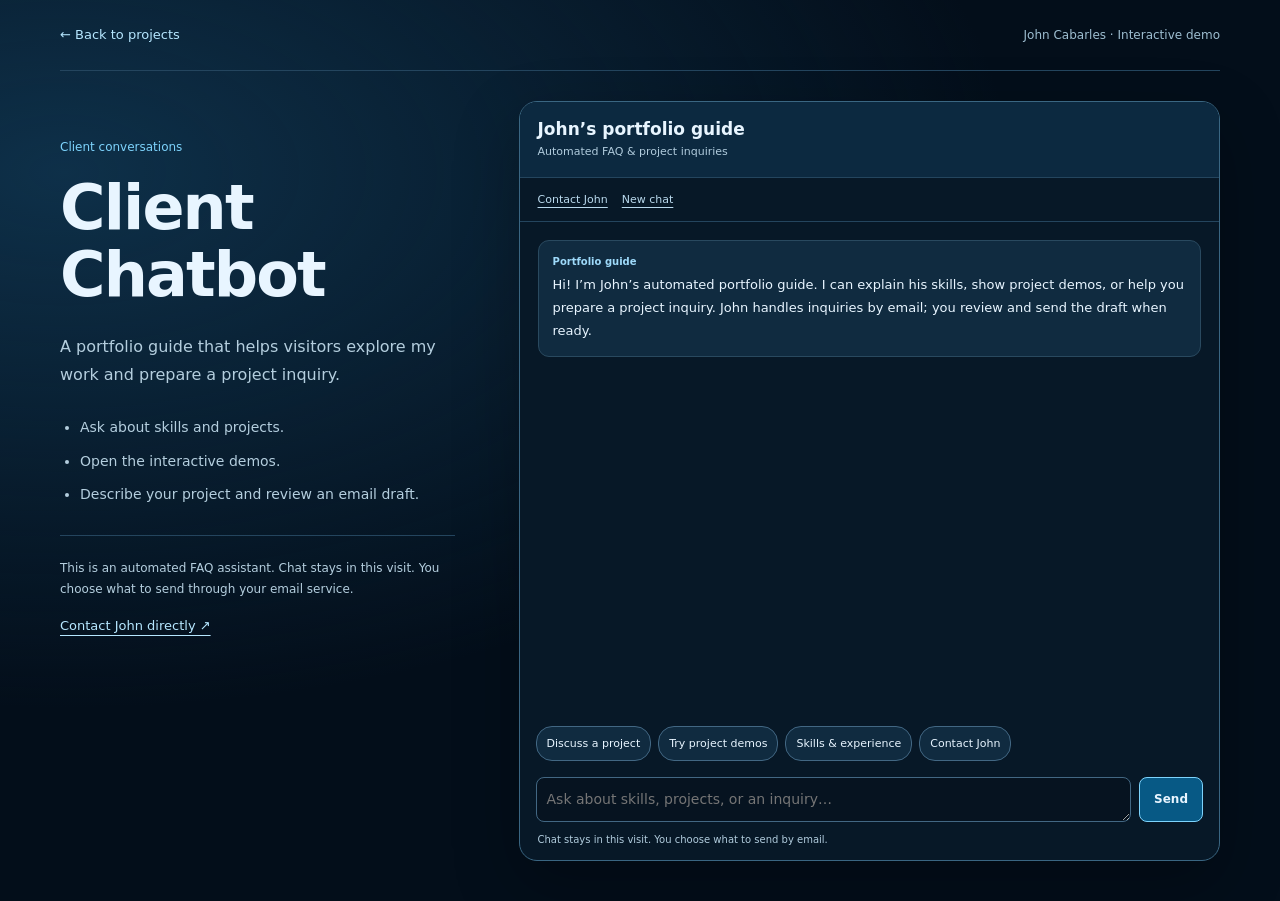
<file: previews/chatbot.html>
<!doctype html>
<html lang="en">
<head>
  <meta charset="utf-8"><meta name="viewport" content="width=device-width,initial-scale=1">
  <meta name="description" content="Try John Cabarles’ Client Chatbot: portfolio FAQs, project demos, and an editable project inquiry draft.">
  <title>Client Chatbot — Interactive demo</title>
  <link rel="stylesheet" href="../chat.css?v=2"><link rel="stylesheet" href="chatbot-page.css?v=1">
  <script type="module" src="../chat-widget.mjs?v=4"></script>
</head>
<body class="chat-demo-page">
  <header class="chat-demo-nav"><a href="../index.html#projects">← Back to projects</a><span>John Cabarles · Interactive demo</span></header>
  <main class="chat-demo-main">
    <section class="chat-demo-intro"><p class="chat-demo-label">Client conversations</p><h1>Client Chatbot</h1><p>A portfolio guide that helps visitors explore my work and prepare a project inquiry.</p><ul><li>Ask about skills and projects.</li><li>Open the interactive demos.</li><li>Describe your project and review an email draft.</li></ul><p class="chat-demo-note">This is an automated FAQ assistant. Chat stays in this visit. You choose what to send through your email service.</p><a href="../index.html#contact">Contact John directly ↗</a></section>
    <section class="chat-widget" id="portfolio-chat" data-layout="page" role="region" aria-labelledby="chat-title">
      <header class="chat-heading"><div><h2 id="chat-title">John’s portfolio guide</h2><p>Automated FAQ &amp; project inquiries</p></div></header>
      <div class="chat-toolbar"><button id="chat-contact" type="button">Contact John</button><button id="chat-new" type="button">New chat</button></div>
      <div class="chat-conversation" id="chat-conversation">
        <div class="chat-log" id="chat-log" role="log" aria-label="Portfolio chat messages" aria-live="polite" aria-relevant="additions text"><p>The guide is loading. You can also use the direct contact link.</p></div>
        <div class="chat-suggestions" id="chat-suggestions" aria-label="Suggested questions"></div>
        <form class="chat-form" id="chat-form"><label class="chat-sr-only" for="chat-message">Message to portfolio guide</label><textarea id="chat-message" maxlength="700" rows="1" placeholder="Ask about skills, projects, or an inquiry…" required></textarea><button type="submit" disabled>Send</button></form>
        <p class="chat-privacy">Chat stays in this visit. You choose what to send by email.</p>
      </div>
      <div class="chat-review" id="chat-review" hidden>
        <button class="chat-back" id="chat-back" type="button">← Back to chat</button><h3>Review your inquiry</h3><p>You can edit the draft below before opening your email service.</p><p class="chat-recipient">To: <span id="chat-recipient"></span></p>
        <label for="chat-summary">Inquiry draft</label><textarea id="chat-summary" maxlength="5000" rows="8"></textarea>
        <div class="chat-draft-actions"><a id="chat-gmail" href="https://mail.google.com/mail/" target="_blank" rel="noreferrer">Open Gmail draft ↗</a><button id="chat-copy" type="button">Copy inquiry</button></div>
        <a class="chat-email-app" id="chat-email-app" href="mailto:j.cabarles.555471@umindanao.edu.ph">Use your email app</a><p id="chat-draft-status" role="status" aria-live="polite"></p>
      </div>
    </section>
  </main>
  <noscript><p class="chat-demo-noscript">Enable JavaScript to use the chatbot, or <a href="../index.html#contact">contact John directly</a>.</p></noscript>
</body></html>
</file>
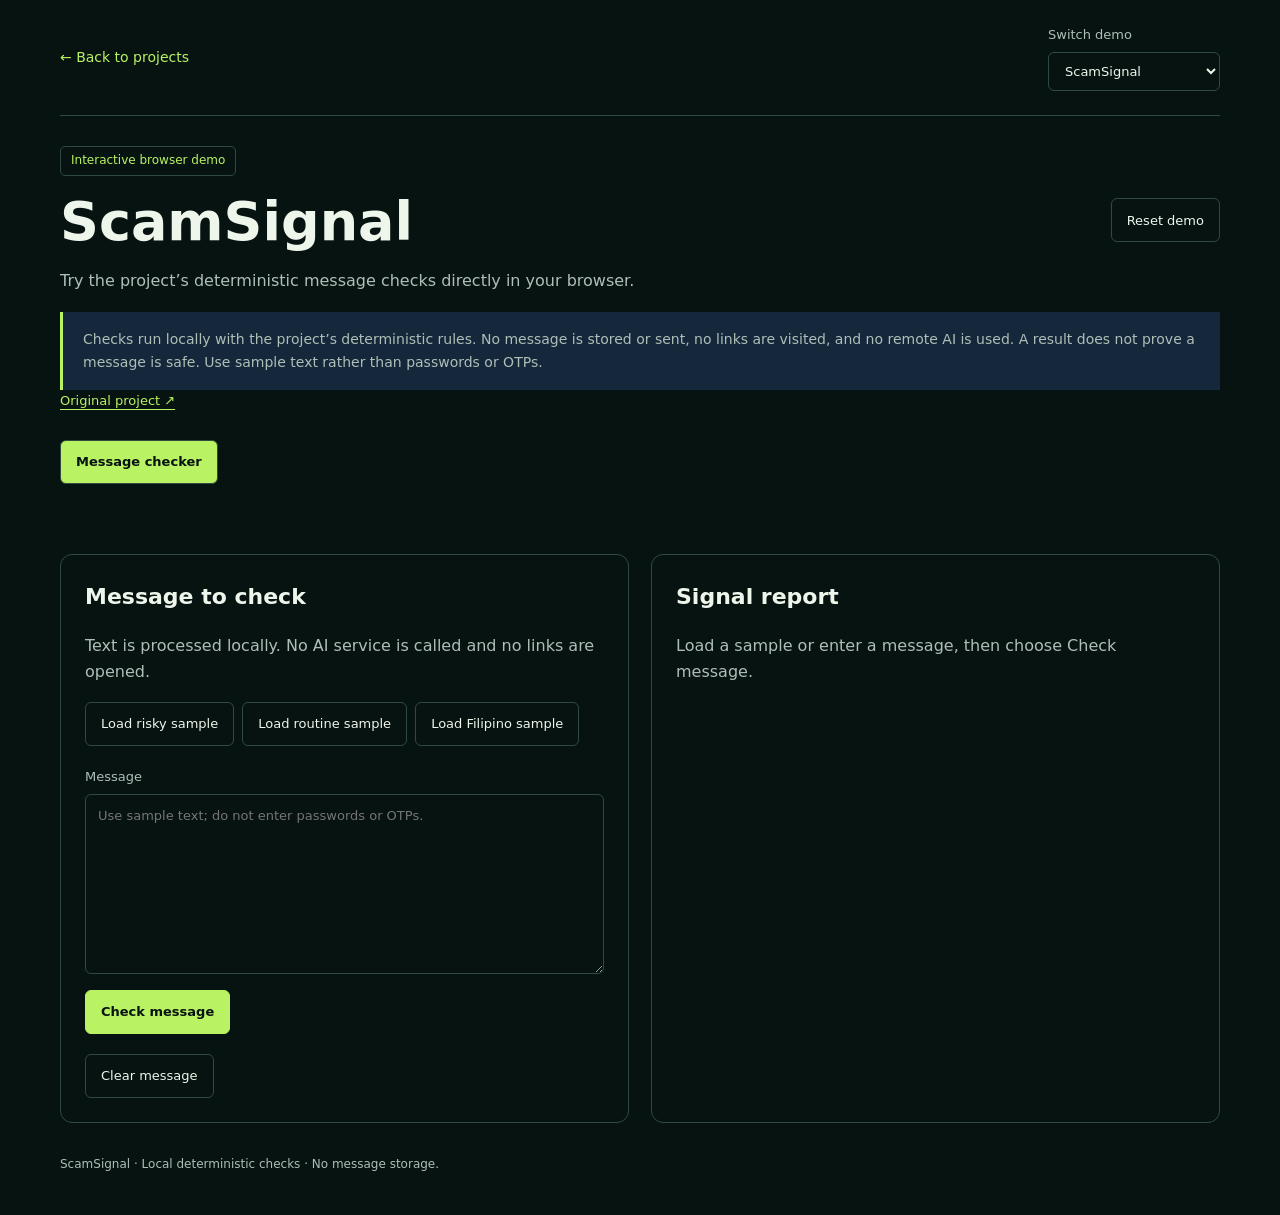
<file: previews/scamsignal.html>
<!doctype html><html lang="en"><head><meta charset="utf-8"><meta name="viewport" content="width=device-width,initial-scale=1"><title>ScamSignal — Interactive demo</title><link rel="stylesheet" href="demo.css?v=1"><script type="module" src="demo.mjs?v=1"></script></head><body data-project="scamsignal"><header><a href="../index.html#projects">← Back to projects</a><label>Switch demo<select id="project-choice"><option value="cabus">CABUS</option><option value="seis">Student Enrollment</option><option value="scamsignal">ScamSignal</option><option value="alaga">Alaga</option><option value="boja">Boja</option></select></label></header><main><div class="demo-head"><div><span class="tag" id="demo-type">Interactive browser demo</span><h1 id="demo-title">ScamSignal</h1><p id="demo-subtitle"></p></div><button class="demo-button" id="reset-demo">Reset demo</button></div><aside class="notice">Checks run locally with the project’s deterministic rules. No message is stored or sent, no links are visited, and no remote AI is used. A result does not prove a message is safe. Use sample text rather than passwords or OTPs.</aside><div class="demo-toplinks"><a id="source-link" href="https://github.com/ling-cosmos/scamsignal" target="_blank" rel="noreferrer">Original project ↗</a><span id="extra-link"></span></div><nav id="demo-nav" class="demo-nav" aria-label="ScamSignal demo views"></nav><p id="demo-status" class="demo-status" role="status" aria-live="polite"></p><div id="confirm-area"></div><div id="demo-content"></div><noscript>Enable JavaScript to try the message checker.</noscript></main><footer>ScamSignal · Local deterministic checks · No message storage.</footer></body></html>
</file>
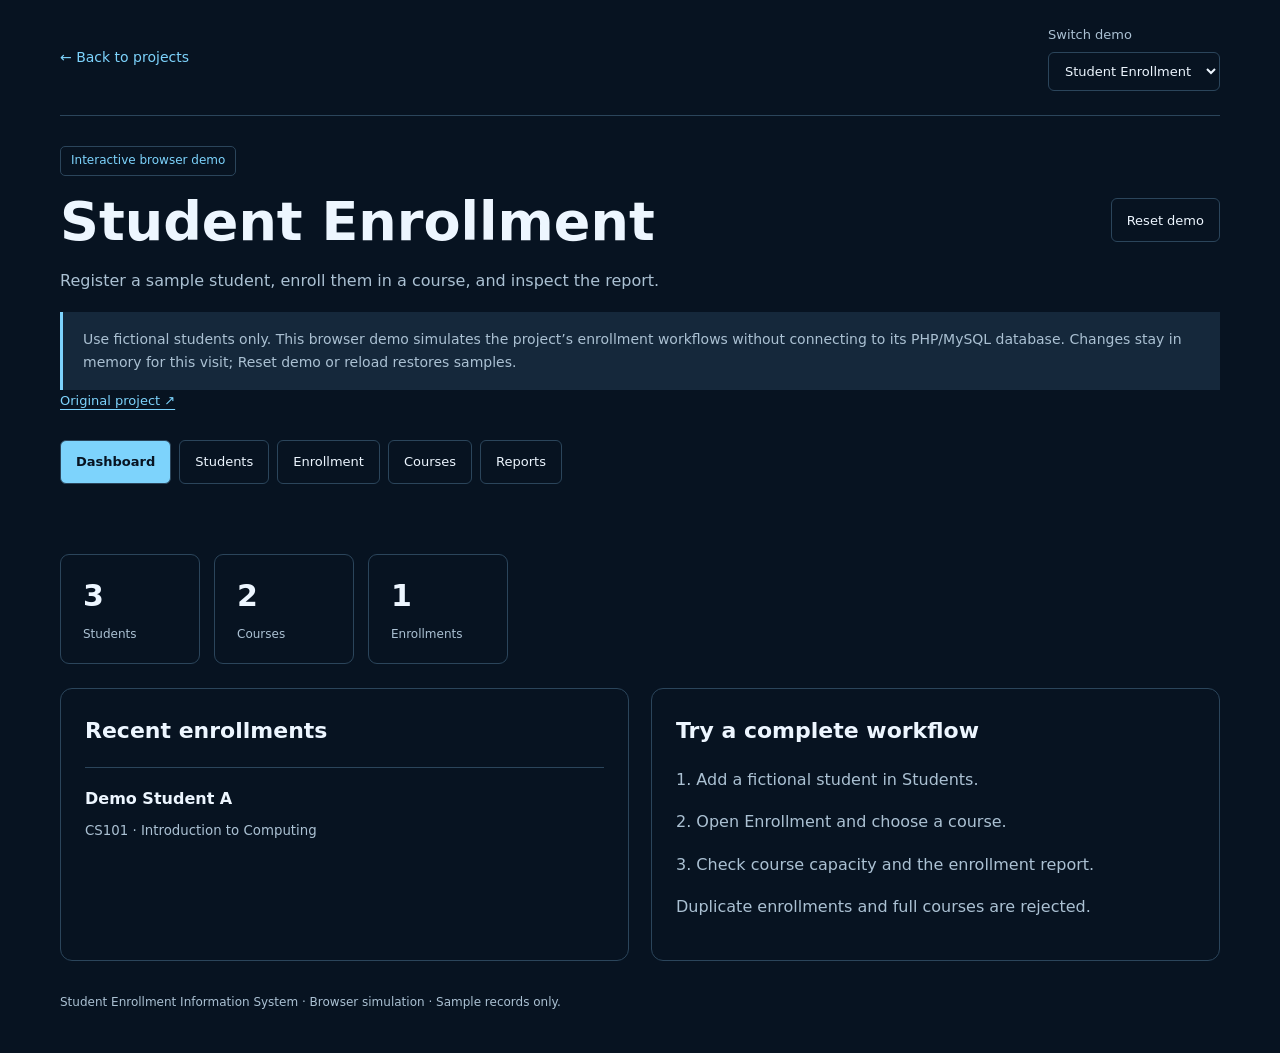
<file: previews/seis.html>
<!doctype html><html lang="en"><head><meta charset="utf-8"><meta name="viewport" content="width=device-width,initial-scale=1"><title>Student Enrollment — Interactive demo</title><link rel="stylesheet" href="demo.css?v=1"><script type="module" src="demo.mjs?v=1"></script></head><body data-project="seis"><header><a href="../index.html#projects">← Back to projects</a><label>Switch demo<select id="project-choice"><option value="cabus">CABUS</option><option value="seis">Student Enrollment</option><option value="scamsignal">ScamSignal</option><option value="alaga">Alaga</option><option value="boja">Boja</option></select></label></header><main><div class="demo-head"><div><span class="tag" id="demo-type">Interactive browser demo</span><h1 id="demo-title">Student Enrollment</h1><p id="demo-subtitle"></p></div><button class="demo-button" id="reset-demo">Reset demo</button></div><aside class="notice">Use fictional students only. This browser demo simulates the project’s enrollment workflows without connecting to its PHP/MySQL database. Changes stay in memory for this visit; Reset demo or reload restores samples.</aside><div class="demo-toplinks"><a id="source-link" href="https://github.com/ling-cosmos/Student-Enrollment-Information-System-Public" target="_blank" rel="noreferrer">Original project ↗</a><span id="extra-link"></span></div><nav id="demo-nav" class="demo-nav" aria-label="Enrollment demo views"></nav><p id="demo-status" class="demo-status" role="status" aria-live="polite"></p><div id="confirm-area"></div><div id="demo-content"></div><noscript>Enable JavaScript to try the enrollment demo.</noscript></main><footer>Student Enrollment Information System · Browser simulation · Sample records only.</footer></body></html>
</file>
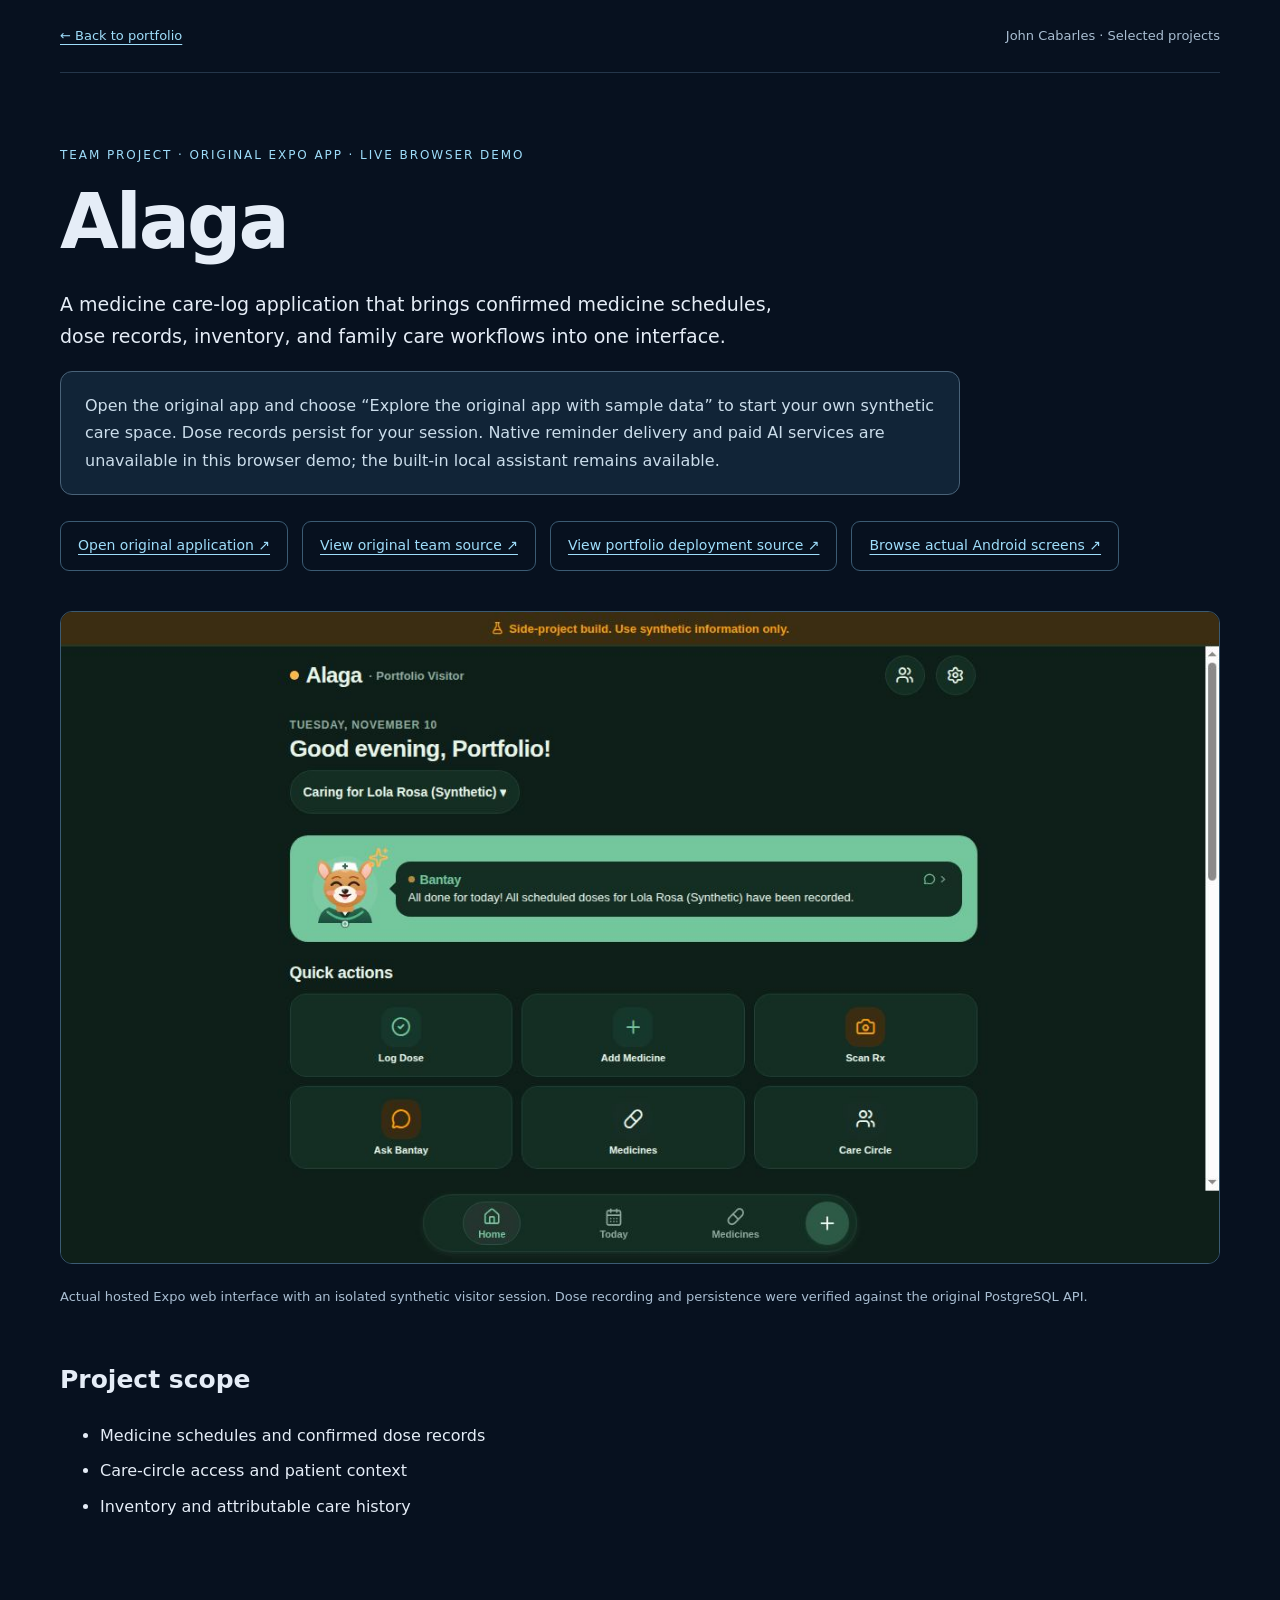
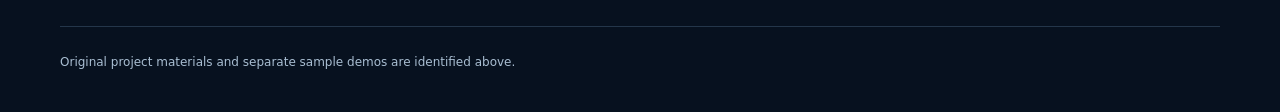
<file: projects/alaga.html>
<!doctype html>
<html lang="en"><head><meta charset="utf-8"><meta name="viewport" content="width=device-width,initial-scale=1"><title>Alaga — Original project</title><link rel="stylesheet" href="project.css"></head>
<body><header><a href="../index.html#projects">← Back to portfolio</a><span>John Cabarles · Selected projects</span></header><main>
<p class="eyebrow">Team project · Original Expo app · Live browser demo</p><h1>Alaga</h1><p class="lead">A medicine care-log application that brings confirmed medicine schedules, dose records, inventory, and family care workflows into one interface.</p><aside class="notice">Open the original app and choose “Explore the original app with sample data” to start your own synthetic care space. Dose records persist for your session. Native reminder delivery and paid AI services are unavailable in this browser demo; the built-in local assistant remains available.</aside>
<nav class="actions" aria-label="Alaga project links"><a href="https://alaga-portfolio.vercel.app/">Open original application ↗</a><a href="https://github.com/kaelxoxo/prog_lang">View original team source ↗</a><a href="https://github.com/ling-cosmos/alaga-portfolio-demo">View portfolio deployment source ↗</a><a href="../previews/alaga-screenshots.html">Browse actual Android screens ↗</a></nav>
<figure><a href="../assets/alaga-original.jpg?v=2" aria-label="Open full-size Alaga screenshot"><img src="../assets/alaga-original.jpg?v=2" alt="Original Alaga web interface showing a synthetic patient and one recorded dose"></a><figcaption>Actual hosted Expo web interface with an isolated synthetic visitor session. Dose recording and persistence were verified against the original PostgreSQL API.</figcaption></figure>
<section aria-labelledby="scope"><h2 id="scope">Project scope</h2><ul><li>Medicine schedules and confirmed dose records</li><li>Care-circle access and patient context</li><li>Inventory and attributable care history</li></ul></section>
</main><footer>Original project materials and separate sample demos are identified above.</footer></body></html>
</file>
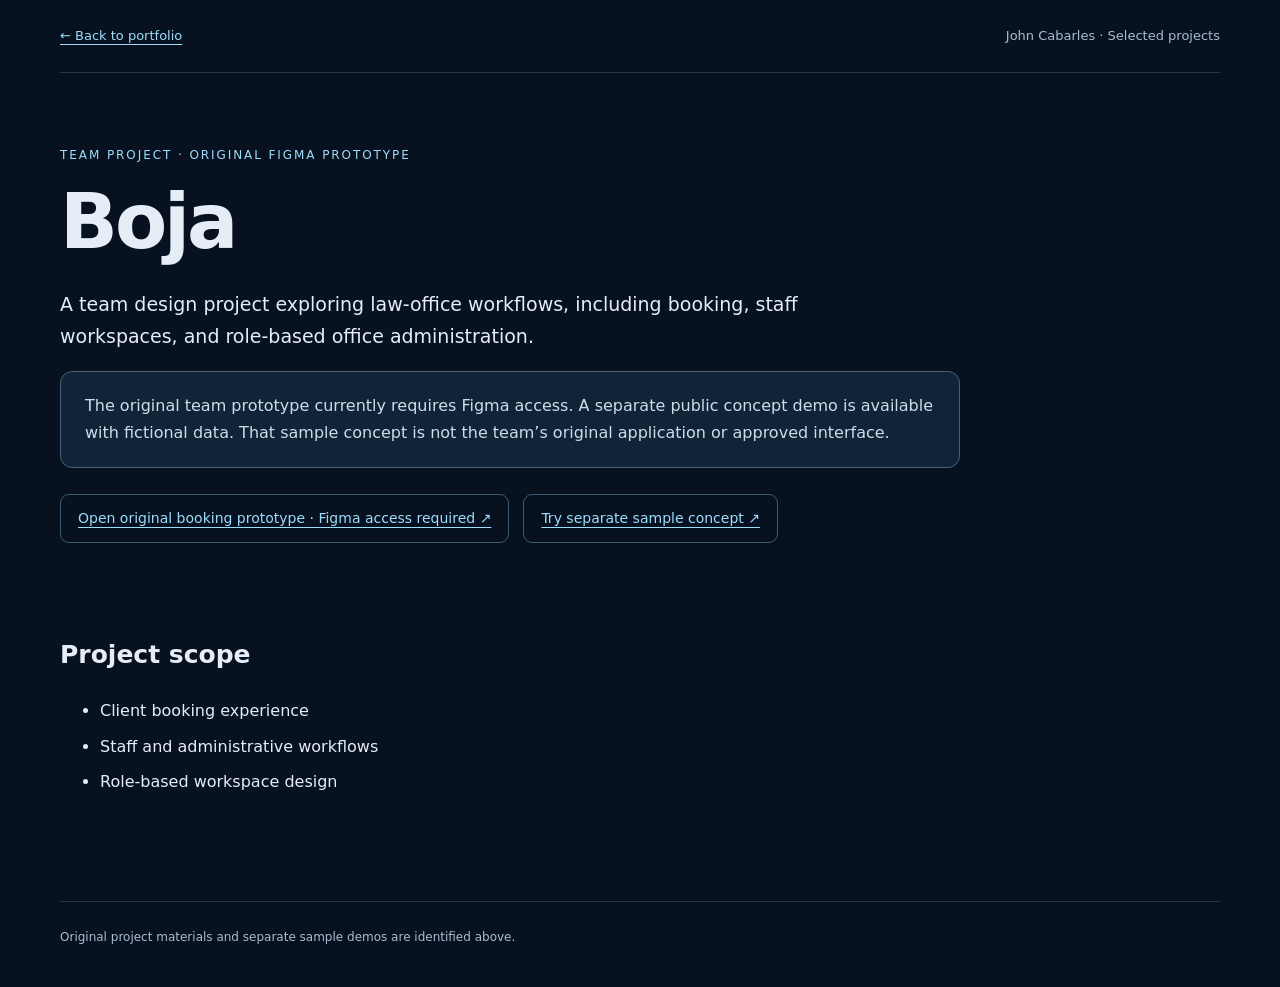
<file: projects/boja.html>
<!doctype html>
<html lang="en"><head><meta charset="utf-8"><meta name="viewport" content="width=device-width,initial-scale=1"><title>Boja — Original project</title><link rel="stylesheet" href="project.css"></head>
<body><header><a href="../index.html#projects">← Back to portfolio</a><span>John Cabarles · Selected projects</span></header><main>
<p class="eyebrow">Team project · Original Figma prototype</p><h1>Boja</h1><p class="lead">A team design project exploring law-office workflows, including booking, staff workspaces, and role-based office administration.</p><aside class="notice">The original team prototype currently requires Figma access. A separate public concept demo is available with fictional data. That sample concept is not the team’s original application or approved interface.</aside>
<nav class="actions" aria-label="Boja project links"><a href="https://www.figma.com/proto/uamULRxxnWZufJqqP7SXBZ?node-id=520-3&amp;page-id=520%3A2&amp;starting-point-node-id=520%3A3&amp;scaling=scale-down-width&amp;content-scaling=fixed">Open original booking prototype · Figma access required ↗</a><a href="../previews/boja.html">Try separate sample concept ↗</a></nav>

<section aria-labelledby="scope"><h2 id="scope">Project scope</h2><ul><li>Client booking experience</li><li>Staff and administrative workflows</li><li>Role-based workspace design</li></ul></section>
</main><footer>Original project materials and separate sample demos are identified above.</footer></body></html>
</file>
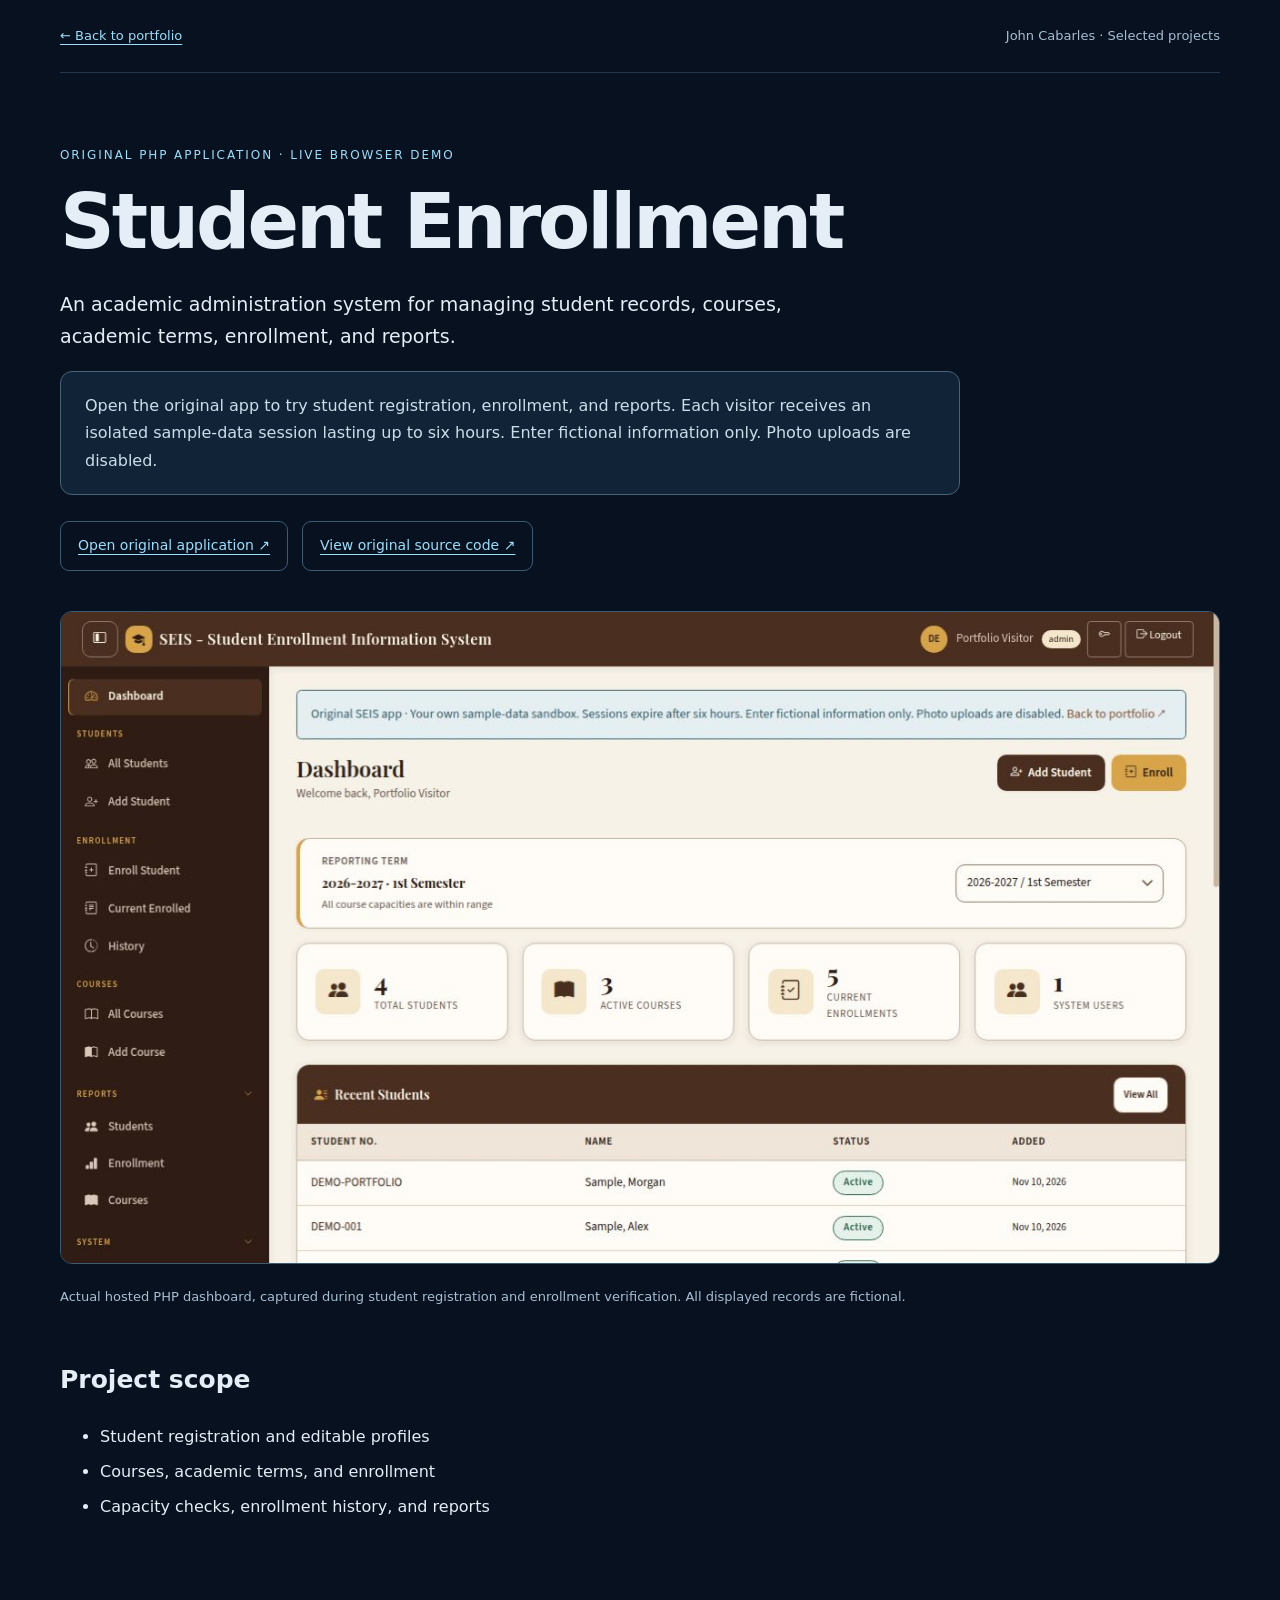
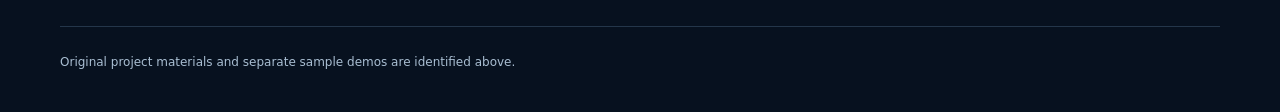
<file: projects/seis.html>
<!doctype html>
<html lang="en"><head><meta charset="utf-8"><meta name="viewport" content="width=device-width,initial-scale=1"><title>Student Enrollment — Original project</title><link rel="stylesheet" href="project.css"></head>
<body><header><a href="../index.html#projects">← Back to portfolio</a><span>John Cabarles · Selected projects</span></header><main>
<p class="eyebrow">Original PHP application · Live browser demo</p><h1>Student Enrollment</h1><p class="lead">An academic administration system for managing student records, courses, academic terms, enrollment, and reports.</p><aside class="notice">Open the original app to try student registration, enrollment, and reports. Each visitor receives an isolated sample-data session lasting up to six hours. Enter fictional information only. Photo uploads are disabled.</aside>
<nav class="actions" aria-label="Student Enrollment project links"><a href="https://student-enrollment-portfolio.vercel.app/">Open original application ↗</a><a href="https://github.com/ling-cosmos/Student-Enrollment-Information-System-Public">View original source code ↗</a></nav>
<figure><a href="../assets/seis-original.jpg?v=2" aria-label="Open full-size Student Enrollment screenshot"><img src="../assets/seis-original.jpg?v=2" alt="Original SEIS dashboard with synthetic student records and enrollment statistics"></a><figcaption>Actual hosted PHP dashboard, captured during student registration and enrollment verification. All displayed records are fictional.</figcaption></figure>
<section aria-labelledby="scope"><h2 id="scope">Project scope</h2><ul><li>Student registration and editable profiles</li><li>Courses, academic terms, and enrollment</li><li>Capacity checks, enrollment history, and reports</li></ul></section>
</main><footer>Original project materials and separate sample demos are identified above.</footer></body></html>
</file>
<file: styles.css>
:root{--night:#030814;--navy:#071a33;--cyan:#38bdf8;--ice:#dff6ff;--muted:#aac7dc;--line:rgba(125,211,252,.25);--glass:rgba(5,24,44,.64);--ease:cubic-bezier(.16,1,.3,1);color-scheme:dark}
*{box-sizing:border-box}html{scroll-behavior:smooth;scroll-padding-top:90px;scrollbar-color:#075985 var(--night)}body{margin:0;background:var(--night);color:#fff;font:16px/1.7 Inter,ui-sans-serif,system-ui,sans-serif;overflow-x:clip}button,a{font:inherit;color:inherit}button{cursor:pointer}a{text-decoration:none}img{display:block;max-width:100%}::selection{background:#075985;color:#fff}.skip{position:fixed;z-index:100;top:12px;left:12px;padding:10px 16px;background:var(--navy);transform:translateY(-160%)}.skip:focus{transform:none}.shell{width:min(1320px,calc(100% - 96px));margin:auto}
.world{position:fixed;inset:0;z-index:-1;overflow:hidden;background:linear-gradient(var(--night),var(--navy));pointer-events:none}.video-plane{position:absolute;inset:-2%;transform:scale(1.035)}.poster,#background-video{position:absolute;inset:0;width:100%;height:100%;object-fit:cover;filter:hue-rotate(205deg) saturate(1.18) contrast(1.09) brightness(1.04)}#background-video{opacity:0;transition:opacity 1s}.video-ready #background-video{opacity:1}.shade,.vignette,.bloom,.grain{position:absolute;inset:0}.shade{background:linear-gradient(90deg,rgba(3,8,20,.72),rgba(3,8,20,.06) 62%),linear-gradient(rgba(3,8,20,.28),rgba(3,8,20,.42) 55%,rgba(3,8,20,.9))}.vignette{background:radial-gradient(ellipse at 60% 48%,transparent 28%,rgba(3,8,20,.6))}.bloom{background:radial-gradient(ellipse at 42% 59%,rgba(56,189,248,.32),transparent 22%);mix-blend-mode:screen;animation:bloom 7s ease-in-out infinite alternate}.grain{opacity:.05;background-image:url("data:image/svg+xml,%3Csvg viewBox='0 0 180 180' xmlns='http://www.w3.org/2000/svg'%3E%3Cfilter id='n'%3E%3CfeTurbulence type='fractalNoise' baseFrequency='.82' numOctaves='3'/%3E%3C/filter%3E%3Cpath fill='%23fff' filter='url(%23n)' opacity='.8' d='M0 0h180v180H0z'/%3E%3C/svg%3E")}.mist{position:absolute;bottom:-12%;left:-20%;width:145%;height:38%;filter:blur(28px);background:radial-gradient(ellipse at 25% 60%,rgba(125,211,252,.14),transparent 46%),radial-gradient(ellipse at 70% 45%,rgba(59,130,246,.12),transparent 45%);animation:mist 28s ease-in-out infinite alternate}.mist-b{bottom:-4%;opacity:.5;animation-duration:38s;animation-direction:alternate-reverse}#atmosphere{position:absolute;inset:0;width:100%;height:100%}
.header{height:100px;display:flex;align-items:center;gap:36px;border-bottom:1px solid rgba(255,255,255,.1);position:absolute;left:0;right:0;z-index:10}.brand{display:flex;align-items:center;gap:8px;font-weight:800;letter-spacing:.17em;font-size:22px}.brand>span:last-child,.torii{color:var(--cyan)}.torii{font-family:serif;font-size:25px}.header nav{display:flex;gap:30px;margin-left:auto}.header nav a{font-size:10px;letter-spacing:.18em;text-transform:uppercase;color:#d8eaf5}.header nav a:hover{color:var(--cyan)}.menu{display:none;border:1px solid var(--line);background:var(--glass);padding:9px 12px;text-transform:uppercase;font-size:9px;letter-spacing:.12em}.button{border:1px solid var(--line);padding:14px 24px;min-height:48px;text-transform:uppercase;font-weight:800;font-size:10px;letter-spacing:.13em;background:transparent}.primary{background:linear-gradient(110deg,#075985,#0284c7 56%,#0369a1);border-color:#7dd3fc;box-shadow:0 10px 34px rgba(2,132,199,.3)}.primary:hover,.outline:hover{box-shadow:0 10px 42px rgba(56,189,248,.42);border-color:var(--ice)}
.hero{height:100svh;min-height:720px;max-height:1080px;display:flex;align-items:center;position:relative;padding-top:95px}.hero-copy{max-width:680px}.eyebrow{font-size:9px;letter-spacing:.28em;color:var(--cyan);margin:0 0 20px}.hero h1,.section h2{font-family:Impact,"Arial Narrow",sans-serif;letter-spacing:.01em;line-height:.88;margin:0}.hero h1{font-size:clamp(82px,10vw,150px);text-shadow:0 0 38px rgba(56,189,248,.18)}h1 span,h2 span{color:var(--ice)}.lede{max-width:430px;color:#c9deea;margin:30px 0 0}.actions{display:flex;align-items:center;gap:28px;margin-top:30px}.actions>a{font-size:12px}.hero-foot{position:absolute;bottom:30px;left:0;right:0;display:flex;justify-content:space-between;align-items:center;color:var(--muted);font-size:9px;letter-spacing:.08em;text-transform:uppercase}.hero-foot button{background:none;border:0;color:var(--muted);text-transform:uppercase;font-size:9px}.section{padding-block:100px}.section-head{display:flex;justify-content:space-between;align-items:end;gap:50px;margin-bottom:42px}.section h2{font-size:clamp(50px,6vw,82px)}.section-head>p{max-width:390px;color:var(--muted);margin:0}.feature-grid{display:grid;grid-template-columns:repeat(3,1fr);gap:20px}.glass{background:linear-gradient(135deg,rgba(7,36,64,.7),rgba(3,14,29,.55));border:1px solid var(--line);backdrop-filter:blur(14px)}.feature-grid article{min-height:290px;padding:34px;position:relative;overflow:hidden}.feature-grid b{position:absolute;right:15px;top:10px;font:130px/1 serif;color:rgba(125,211,252,.07)}h3{font:800 34px/.97 "Arial Narrow",sans-serif;margin:70px 0 18px}.feature-grid p,.story p{color:var(--muted);margin:0}.collection{overflow:hidden}.gallery{display:flex;gap:22px;overflow-x:auto;padding:8px max(48px,calc((100% - 1320px)/2)) 25px;scroll-snap-type:x mandatory;scrollbar-width:none}.clip{position:relative;flex:0 0 380px;aspect-ratio:4/5;border:1px solid var(--line);padding:0;overflow:hidden;background:var(--night);scroll-snap-align:center;text-align:left}.clip img{width:100%;height:100%;object-fit:cover;filter:hue-rotate(205deg) saturate(1.18) contrast(1.08);transition:transform .7s var(--ease)}.clip:hover img{transform:scale(1.05)}.clip:after{content:"";position:absolute;inset:0;background:linear-gradient(transparent 35%,rgba(3,8,20,.92))}.clip>span{position:absolute;z-index:1;left:25px;right:25px;bottom:24px;font:800 32px/1 "Arial Narrow",sans-serif}.clip small{display:block;font:11px/1.5 Inter,sans-serif;color:var(--muted);margin-top:10px}.pagoda img{object-position:95% center}.lake img{object-position:58% bottom;transform:scale(1.4)}.lake:hover img{transform:scale(1.46)}.maple img{object-position:left center}.about{display:grid;grid-template-columns:.8fr 1.2fr;gap:60px;align-items:center}.moon{width:300px;height:300px;border:1px solid var(--line);border-radius:50%;display:grid;place-items:center;margin:auto;font:90px serif;color:var(--ice);box-shadow:0 0 70px rgba(56,189,248,.1)}.story{padding:46px}.story h2{font-size:clamp(42px,5vw,62px);margin-bottom:28px}.story p+p{margin-top:18px}.cta{text-align:center;padding:70px 24px}.cta>p{font-size:9px;letter-spacing:.24em;color:var(--cyan)}.cta h2{font-size:clamp(58px,7vw,95px);margin:20px 0 30px}.footer{display:flex;align-items:center;gap:30px;padding:30px 0;border-top:1px solid var(--line);color:var(--muted)}.footer p{font-size:11px}.footer small{margin-left:auto}dialog{width:min(980px,calc(100% - 32px));padding:25px;background:#061321;border:1px solid var(--line);color:#fff}dialog::backdrop{background:rgba(1,5,12,.88);backdrop-filter:blur(12px)}dialog h2{font:800 38px "Arial Narrow",sans-serif;margin:0 0 18px}dialog video{width:100%;max-height:70vh;background:#000}.close{position:absolute;right:20px;top:15px;background:none;border:0;color:var(--muted);font-size:32px}.reveal{opacity:0;transform:translateY(22px);transition:opacity .8s var(--ease),transform .8s var(--ease)}.reveal.visible{opacity:1;transform:none}
@keyframes bloom{to{opacity:.55;transform:scale(1.04)}}@keyframes mist{to{transform:translateX(8%) translateY(-10px)}}
@media(max-width:800px){.shell{width:calc(100% - 48px)}.header{height:82px;gap:12px}.header>.outline{margin-left:auto;padding:9px 12px}.menu{display:block}.header nav{display:none;position:absolute;top:82px;left:-24px;right:-24px;padding:20px 24px;background:rgba(3,14,29,.95);border-bottom:1px solid var(--line);margin:0}.header nav.open{display:flex;flex-direction:column;gap:0}.header nav a{padding:14px}.hero{min-height:760px;padding-bottom:160px}.hero h1{font-size:clamp(68px,18vw,100px)}.hero-copy{max-width:100%}.hero-foot{align-items:flex-start;flex-direction:column;gap:12px}.section{padding-block:70px}.section-head{display:block}.section-head>p{margin-top:22px}.feature-grid{grid-template-columns:1fr}.feature-grid article{min-height:230px}.clip{flex-basis:80%;min-width:275px}.about{grid-template-columns:1fr}.moon{width:240px;height:240px;font-size:72px}.story{padding:30px}.footer p{display:none}.brand{font-size:17px}.header>.outline{font-size:0;width:44px}.header>.outline:after{content:"PLAY";font-size:9px}}
@media(max-width:480px){.shell{width:calc(100% - 36px)}.hero h1{font-size:66px}.lede{font-size:13px}.actions{align-items:flex-start;flex-direction:column}.section h2{font-size:48px}.gallery{padding-inline:18px}.story h2{font-size:41px}.cta h2{font-size:50px}.video-plane{transform:scale(1.04)}.poster,#background-video{object-position:54% center}}
@media(prefers-reduced-motion:reduce){html{scroll-behavior:auto}*,*:before,*:after{animation:none!important;transition:none!important}.reveal{opacity:1;transform:none}#background-video,#atmosphere{display:none!important}}

.project-entry{min-width:0}.project-entry>.project-clip{display:block}.project-links{display:flex;flex-wrap:wrap;gap:10px 18px;padding:14px 4px;font-size:12px;line-height:1.6;color:var(--muted)}.project-links a{color:var(--ice);text-decoration:underline;text-underline-offset:4px}.project-links a:focus-visible{outline:2px solid var(--cyan);outline-offset:5px}.project-entry .project-clip img{filter:none}

/* John Cabarles portfolio content */
.header{position:fixed;top:0;height:82px;padding-inline:22px;border:1px solid rgba(125,211,252,.18);border-top:0;border-radius:0 0 14px 14px;background:linear-gradient(90deg,rgba(3,8,20,.88),rgba(7,26,51,.7));box-shadow:0 14px 45px rgba(0,0,0,.18);backdrop-filter:blur(18px)}
.brand{gap:10px}.brand-mark{width:34px;height:34px;display:grid;place-items:center;border:1px solid rgba(125,211,252,.5);border-radius:9px;color:var(--ice)!important;background:linear-gradient(135deg,rgba(56,189,248,.24),rgba(7,89,133,.24));font-size:11px;letter-spacing:.04em;box-shadow:inset 0 0 18px rgba(56,189,248,.1)}
.brand-name{color:#fff!important;font-size:13px;letter-spacing:.19em}.hero{padding-top:82px}.hero-copy{max-width:760px}.lede{max-width:520px;font-size:clamp(15px,1.4vw,18px)}
.section{position:relative}.section+.section::before{content:'';position:absolute;top:0;left:50%;width:min(1320px,calc(100% - 96px));height:1px;background:linear-gradient(90deg,transparent,var(--line),transparent);transform:translateX(-50%)}
.feature-grid article{border-radius:14px;transition:transform .3s var(--ease),border-color .3s var(--ease),background .3s var(--ease)}.feature-grid article:hover{transform:translateY(-6px);border-color:rgba(125,211,252,.52);background:linear-gradient(135deg,rgba(10,54,91,.78),rgba(3,14,29,.65))}
.feature-grid b{top:20px;right:24px;font:700 64px/1 Inter,sans-serif;letter-spacing:-.08em;color:rgba(125,211,252,.1)}
.skill-strip{margin:0;padding:1px;display:grid;grid-template-columns:repeat(5,minmax(0,1fr));gap:1px;border:1px solid var(--line);border-radius:15px;overflow:hidden;background:var(--line);list-style:none;box-shadow:0 28px 80px rgba(0,0,0,.18);backdrop-filter:blur(14px)}
.skill-strip li{min-height:155px;padding:22px;display:flex;flex-direction:column;justify-content:space-between;background:linear-gradient(145deg,rgba(7,31,55,.9),rgba(3,14,29,.78));transition:background .25s var(--ease),transform .25s var(--ease)}
.skill-strip li:hover{background:linear-gradient(145deg,rgba(9,59,96,.94),rgba(4,23,43,.88))}.skill-strip small{color:var(--cyan);font-size:9px;letter-spacing:.15em}.skill-strip strong{font:800 clamp(20px,2.3vw,34px)/1 "Arial Narrow",sans-serif;color:var(--ice);overflow-wrap:anywhere}
.collection{overflow:visible}.gallery{width:min(1320px,calc(100% - 96px));margin:auto;padding:8px 0 20px;display:grid;grid-template-columns:repeat(3,minmax(0,1fr));gap:20px;overflow:visible}
.project-clip{width:100%;min-width:0;aspect-ratio:4/3;border-radius:15px;box-shadow:0 24px 65px rgba(0,0,0,.22);transition:transform .35s var(--ease),border-color .35s var(--ease),box-shadow .35s var(--ease)}
.project-clip img{object-fit:contain;background:#071a33;filter:saturate(.84) contrast(1.04)}
.project-clip.alaga-preview img{object-fit:cover;object-position:center 15%}
.project-clip:hover{transform:translateY(-8px);border-color:rgba(125,211,252,.62);box-shadow:0 34px 80px rgba(0,0,0,.34)}.project-clip:hover img{transform:scale(1.025)}
.project-clip>span{display:flex;flex-direction:column;align-items:flex-start;gap:8px}.project-clip em{padding:6px 8px;border:1px solid rgba(125,211,252,.3);border-radius:5px;color:var(--cyan);background:rgba(3,14,29,.72);font:700 9px/1 Inter,sans-serif;letter-spacing:.13em;font-style:normal}.project-clip small{width:100%;display:flex;justify-content:space-between;gap:10px}.project-clip small i{flex:0 0 auto;color:var(--ice);font-style:normal}
.profile{position:relative;overflow:hidden;background:#071a33}
.profile{border:1px solid rgba(125,211,252,.45);box-shadow:0 0 0 14px rgba(56,189,248,.04),0 28px 80px rgba(0,0,0,.3)}.profile img{position:absolute;inset:0;width:100%;height:100%;object-fit:cover;object-position:center 40%;transform:scale(1.35);transform-origin:50% 48%;filter:none}
.story>.eyebrow{margin-bottom:14px}
.contact-links{display:flex;align-items:center;justify-content:center;gap:26px}
.contact-links>a:last-child{font-size:12px;color:var(--ice);text-decoration:underline;text-underline-offset:5px}
.contact-options{width:min(560px,100%);margin:auto}.contact-options summary{display:table;margin:auto;list-style:none;cursor:pointer}.contact-options summary::-webkit-details-marker{display:none}.contact-options summary:after{content:" +"}.contact-options[open] summary:after{content:" −"}.contact-options summary:focus-visible,.contact-panel a:focus-visible,.contact-panel button:focus-visible,.contact-panel input:focus-visible{outline:2px solid var(--cyan);outline-offset:5px}
.contact-panel{margin-top:24px;padding:24px;text-align:left;background:rgba(3,14,29,.92);border:1px solid var(--line);border-radius:12px}.contact-panel h3{margin:0 0 22px;font-size:24px;line-height:1.2}.contact-panel label{display:block;color:var(--muted);font-size:12px;margin-bottom:8px}.email-copy{display:flex;flex-wrap:wrap;gap:10px}.email-copy input{flex:1 1 290px;min-width:0;width:100%;padding:12px;border:1px solid var(--line);border-radius:5px;background:#071a33;color:var(--ice);font:13px/1.6 ui-sans-serif,system-ui,sans-serif}.email-copy button{flex:0 0 auto;background:rgba(56,189,248,.1);border-radius:5px}.contact-panel [role=status]{margin:14px 0 20px;font-size:12px;color:var(--muted);line-height:1.7}.email-options{display:flex;flex-wrap:wrap;gap:12px 24px}.email-options a,.contact-phone a{color:var(--ice);font-size:12px;text-decoration:underline;text-underline-offset:5px}.cta .contact-phone{margin:26px 0 0;letter-spacing:0}
.story{border-radius:18px;background:linear-gradient(145deg,rgba(7,31,55,.92),rgba(3,14,29,.86));box-shadow:0 24px 70px rgba(0,0,0,.2)}
.story h2{font-size:clamp(32px,3.8vw,54px);line-height:1.02;overflow-wrap:anywhere}
.story p{font-size:15px;line-height:1.85}.story .eyebrow{font-size:10px;color:var(--cyan)}
.profile-focus{display:flex;flex-wrap:wrap;gap:8px;margin-top:26px;padding-top:22px;border-top:1px solid var(--line)}
.profile-focus span{padding:7px 10px;border:1px solid var(--line);border-radius:6px;color:var(--ice);background:rgba(56,189,248,.06);font-size:10px;letter-spacing:.03em}
.cta{border-radius:20px;background:radial-gradient(ellipse at 50% 0,rgba(56,189,248,.16),transparent 65%),rgba(3,14,29,.85)}
.cta .contact-intro{max-width:54ch;margin:0 auto 30px;color:var(--muted);font-size:15px;letter-spacing:0;line-height:1.8}
.feature-grid h3{font-size:clamp(25px,2.5vw,34px);line-height:1.08}.feature-grid p{font-size:14px;line-height:1.8}
.hero h1{font-size:clamp(64px,7.4vw,112px);line-height:.94}.hero-copy{max-width:880px}.hero .lede{max-width:52ch}
.hero{min-height:760px;padding-bottom:100px}
.certificate-card{display:grid;grid-template-columns:1.15fr 1fr;overflow:hidden;border-radius:18px;box-shadow:0 24px 70px rgba(0,0,0,.2)}
.certificate-preview{display:flex;align-items:center;padding:24px;background:#e8eff4;transition:background .2s}.certificate-preview:hover{background:#fff}.certificate-preview img{width:100%;height:auto;box-shadow:0 12px 32px rgba(3,8,20,.18)}
.certificate-copy{padding:clamp(24px,4vw,48px)}.certificate-copy h3{margin:0 0 12px;font-size:clamp(34px,4vw,50px);line-height:1.1}.certificate-copy .certificate-provider{margin:0 0 24px;color:var(--ice);font-size:13px}.certificate-copy>p:not(.eyebrow):not(.certificate-provider){color:var(--muted);font-size:14px;line-height:1.8}.certificate-copy dl{display:flex;flex-wrap:wrap;gap:24px;margin:26px 0;padding-top:20px;border-top:1px solid var(--line)}.certificate-copy dt{margin-bottom:6px;font-size:10px;text-transform:uppercase;letter-spacing:.1em;color:var(--muted)}.certificate-copy dd{margin:0;font-size:13px;color:var(--ice)}
@media(max-width:800px){.certificate-card{grid-template-columns:1fr}.certificate-preview{padding:18px}}

@media(max-width:800px){
  .header{height:72px;padding-inline:14px}.header nav{top:72px}.brand-name{display:none}.hero{padding-top:72px}
  .header .menu{margin-left:auto}
  .skill-strip{grid-template-columns:1fr 1fr}.skill-strip li{min-height:125px}
  .gallery{width:calc(100% - 48px);grid-template-columns:1fr}.project-clip{aspect-ratio:16/11}.section+.section::before{width:calc(100% - 48px)}
}

@media(max-width:480px){
  .header{width:calc(100% - 20px)}
  .hero-copy{min-width:0;max-width:100%;width:100%}.hero h1{font-size:clamp(40px,11.5vw,55px)}
  .skill-strip{grid-template-columns:1fr 1fr}.skill-strip li{min-height:105px;padding:16px}.skill-strip strong{font-size:20px}
  .gallery{width:calc(100% - 36px)}.project-clip{aspect-ratio:4/3}.project-clip>span{left:18px;right:18px;bottom:18px;font-size:25px}.project-clip small{display:block}.project-clip small i{display:block;margin-top:5px}
  .contact-links{align-items:stretch;flex-direction:column}
}
</file>
<file: chat.css>
.chat-launcher{position:fixed;right:24px;bottom:24px;z-index:40;display:flex;align-items:center;gap:10px;min-height:52px;padding:13px 19px;border:1px solid #7dd3fc;border-radius:28px;background:#075985;color:#fff;box-shadow:0 10px 40px #0006;font-size:13px;font-weight:700}.chat-launcher svg{width:22px;height:22px;flex:none}.chat-launcher[hidden],.chat-widget[hidden],.chat-widget [hidden]{display:none!important}
.chat-widget{position:fixed;right:24px;bottom:90px;z-index:41;width:min(420px,calc(100vw - 32px));height:min(670px,calc(100dvh - 114px));display:flex;flex-direction:column;overflow:hidden;border:1px solid #3a6682;border-radius:18px;background:#071827;color:#e8f5ff;box-shadow:0 24px 80px #0009;font:14px/1.6 ui-sans-serif,system-ui,sans-serif;color-scheme:dark}.chat-widget *{box-sizing:border-box}.chat-widget button,.chat-widget input,.chat-widget textarea{font:inherit}.chat-widget button{color:inherit;cursor:pointer}.chat-heading{display:flex;align-items:center;justify-content:space-between;gap:10px;padding:16px 18px;background:#0c2940;border-bottom:1px solid #24455e;flex-shrink:0}.chat-widget h2{margin:0;font-size:17px;line-height:1.3}.chat-heading p{margin:3px 0 0;color:#b1ccdd;font-size:11px}.chat-close{width:38px;height:38px;flex:none;border:1px solid #3a6682;border-radius:8px;background:transparent;font-size:24px!important}.chat-toolbar{display:flex;gap:14px;padding:9px 18px;border-bottom:1px solid #24455e;flex-shrink:0}.chat-toolbar button,.chat-back{padding:4px 0;border:0;background:transparent;font-size:11px;color:#b9d9ed;text-decoration:underline;text-underline-offset:4px}.chat-conversation{display:flex;flex-direction:column;flex:1;min-height:0}.chat-log{flex:1;min-height:0;overflow-y:auto;overscroll-behavior:contain;padding:18px;scrollbar-width:thin;scrollbar-color:#426783 #071827}.chat-message{margin-bottom:16px;padding:13px 14px;border:1px solid #29495f;border-radius:11px;background:#102b40;overflow-wrap:anywhere}.chat-message:last-child{margin-bottom:0}.chat-visitor{background:#075075;border-color:#21779e;margin-left:32px}.chat-author{display:block;color:#9edafa;font-size:10px;font-weight:700;margin-bottom:4px}.chat-visitor .chat-author{color:#d4efff}.chat-message p{margin:0;white-space:pre-wrap;font-size:13px;line-height:1.75}.chat-links{display:flex;flex-wrap:wrap;gap:7px;margin-top:12px}.chat-links a{display:inline-block;color:#dff6ff;text-decoration:underline;text-underline-offset:3px;font-size:12px;padding:4px 6px;border-radius:4px;background:#ffffff09}.chat-suggestions{display:flex;flex-wrap:wrap;gap:7px;padding:12px 16px 4px;flex-shrink:0}.chat-suggestions button{padding:7px 10px;min-height:35px;border:1px solid #426783;border-radius:16px;background:#102b40;font-size:11px}.chat-form{display:flex;align-items:end;gap:8px;margin:0;padding:12px 16px 10px;flex-shrink:0}.chat-form textarea{width:100%;min-width:0;resize:vertical;min-height:45px;max-height:90px;padding:10px;border:1px solid #426783;border-radius:8px;color:#e8f5ff;background:#061320;font-size:13px;line-height:1.6}.chat-form button{min-height:45px;padding:10px 14px;border:1px solid #7dd3fc;border-radius:8px;background:#075985;font-size:12px;font-weight:700}.chat-privacy{margin:0;padding:0 18px 12px;font-size:10px;color:#b1ccdd;flex-shrink:0}.chat-review{flex:1;min-height:0;overflow:auto;overscroll-behavior:contain;padding:18px}.chat-widget h3{margin:14px 0 10px;font-size:20px;line-height:1.3}.chat-review>p{font-size:12px;color:#b1ccdd;margin:10px 0}.chat-review label{display:block;font-size:12px;color:#b1ccdd;margin:16px 0 8px}.chat-review textarea{display:block;width:100%;min-height:200px;resize:vertical;padding:12px;border:1px solid #426783;border-radius:8px;background:#061320;color:#e8f5ff;font-size:12px;line-height:1.7}.chat-recipient{overflow-wrap:anywhere}.chat-draft-actions{display:flex;flex-wrap:wrap;gap:10px;margin-top:16px;align-items:center}.chat-draft-actions a,.chat-draft-actions button{display:inline-block;padding:10px 12px;border:1px solid #426783;border-radius:6px;color:#e8f5ff;background:#102b40;font-size:12px;text-decoration:none}.chat-draft-actions a:first-child{background:#075985;border-color:#7dd3fc}.chat-email-app{display:inline-block;margin-top:14px;font-size:12px;color:#dff6ff;text-decoration:underline;text-underline-offset:4px}.chat-widget a:focus-visible,.chat-widget button:focus-visible,.chat-widget textarea:focus-visible,.chat-launcher:focus-visible{outline:2px solid #7dd3fc;outline-offset:3px}.chat-widget button:hover,.chat-widget a:hover{border-color:#7dd3fc;color:#fff}.chat-sr-only{position:absolute;width:1px;height:1px;padding:0;margin:-1px;overflow:hidden;clip:rect(0,0,0,0);white-space:nowrap;border:0}
@media(max-width:600px){.chat-launcher{right:14px;bottom:max(14px,env(safe-area-inset-bottom));min-height:50px;padding:12px 16px}.chat-widget{right:12px;bottom:78px;width:calc(100% - 24px);height:min(660px,calc(100dvh - 100px));border-radius:14px}.chat-heading{padding:14px 16px}.chat-log{padding:14px}.chat-suggestions{padding-inline:12px}.chat-form{padding-inline:12px}.chat-review{padding:16px}}
@media(min-width:801px){.hero-foot{padding-right:230px}}
@media(max-height:560px){.chat-widget{top:10px;bottom:10px;height:calc(100dvh - 20px)}.chat-launcher[aria-expanded=true]{visibility:hidden}.chat-suggestions{max-height:80px;overflow:auto}.chat-privacy{display:none}.chat-heading{padding-block:10px}.chat-toolbar{padding-block:5px}}
</file>
<file: previews/cabus/style.css>
:root{color-scheme:dark;--bg:#111116;--panel:#19191f;--border:#2b2b34;--muted:#a1a0af;--text:#f4f2fa;--accent:#ae96ff;--purple:#8f6aef;--green:#91d3b0;--orange:#edbd89;--blue:#93b9e8;--red:#ee9b9d;font-family:'DM Sans','Segoe UI',sans-serif;font-size:14px}
*{box-sizing:border-box}body{margin:0;background:var(--bg);color:var(--text)}button,input,select,textarea{font:inherit}button,a,input,select,textarea{-webkit-tap-highlight-color:transparent}button{cursor:pointer}a{color:inherit;text-decoration:none}button{color:inherit}button:focus-visible,a:focus-visible,input:focus-visible,select:focus-visible,textarea:focus-visible{outline:2px solid var(--accent);outline-offset:4px}::selection{background:#7250ad;color:white}button{transition:background .16s,border-color .16s}button:disabled{opacity:.5;cursor:wait}small{display:block;color:var(--muted);font-size:11px;margin-top:4px}svg{width:19px;height:19px;stroke:currentColor;fill:none;stroke-width:1.6;stroke-linecap:round;stroke-linejoin:round;flex-shrink:0}.sidebar{position:fixed;inset:0 auto 0 0;width:244px;border-right:1px solid var(--border);padding:30px 19px 0;background:#141419;display:flex;flex-direction:column}.brand{display:flex;align-items:center;gap:12px;padding:0 12px;font-size:20px;font-weight:700;letter-spacing:1.5px}.brand-mark{background:#a88ce9;color:#16111f;display:grid;place-items:center;border-radius:10px;font-size:35px;width:42px;height:42px;letter-spacing:-5px;padding-right:5px;position:relative}.brand-mark span{position:absolute;font-size:35px;right:8px;bottom:7px;color:#483268}.brand-sub{display:block;color:var(--muted);font-size:11px;font-weight:400;letter-spacing:0;margin-top:4px}.workspace{display:flex;align-items:center;gap:10px;border:1px solid var(--border);border-radius:8px;padding:12px;margin:35px 0 25px;font-size:12px}.workspace-avatar{display:grid;place-items:center;width:30px;height:30px;background:#2a2535;color:#cbb7fa;border-radius:7px;font-size:12px}nav{display:grid;gap:7px}.nav-link{display:flex;align-items:center;gap:13px;color:var(--muted);padding:12px 15px;border-radius:7px;font-size:13px;font-weight:500}.nav-link:hover{background:#202027;color:white}.nav-link.active{background:#30263f;color:#d6c2ff}.nav-count{margin-left:auto;font-size:11px;background:#40334f;border-radius:4px;padding:2px 6px;color:#d6c2ff}.nav-divider{height:1px;background:var(--border);margin:10px 14px}.sidebar-bottom{margin-top:auto}.preview-note{border-top:1px solid var(--border);padding:22px 10px 15px;font-size:11px;color:#d8d4e3}.preview-note p{font-size:11px;line-height:1.8;color:var(--muted);margin:10px 0}.status-dot,.online-dot,.demo-dot{display:inline-block;width:6px;height:6px;border-radius:50%;background:var(--accent);margin-right:6px}.utility{display:flex;justify-content:space-between;align-items:center;width:100%;border:0;background:transparent;padding:10px;color:var(--muted);font-size:11px}.utility:hover{color:white}.profile{display:flex;align-items:center;gap:10px;border-top:1px solid var(--border);margin-top:18px;padding:21px 5px;font-size:12px}.avatar{width:34px;height:34px;display:grid;place-items:center;border-radius:50%;background:#3b304f;color:#d4bfff}.profile .online-dot{margin-left:auto;background:var(--green)}main{margin-left:244px}.topbar{height:76px;display:flex;align-items:center;justify-content:space-between;padding:0 42px;border-bottom:1px solid var(--border);font-size:11px}.breadcrumb{color:var(--muted)}.breadcrumb span{margin:0 12px;color:#6d6a79}.breadcrumb strong{font-weight:500;color:#dfdbe9}.top-actions{display:flex;align-items:center;gap:21px}.top-date{color:var(--muted)}.preview-badge{font-size:11px;letter-spacing:1px;border:1px solid #3b314c;border-radius:4px;color:#c7afea;padding:5px 7px}.content{max-width:1510px;margin:0 auto;padding:37px 42px 0}.page-heading{display:flex;align-items:center;justify-content:space-between;gap:20px;margin-bottom:25px}h1{font-size:31px;font-weight:550;letter-spacing:-1.2px;margin:0 0 9px}.page-heading p{font-size:12px;color:var(--muted);margin:0;line-height:1.6}.primary,.secondary{border:0;border-radius:6px;padding:11px 15px;font-size:12px;font-weight:600;display:inline-flex;align-items:center;justify-content:center;gap:7px;white-space:nowrap}.primary{background:#b298f0;color:#211630}.primary:hover{background:#c6b0ff}.primary svg{width:15px;height:15px}.secondary{background:#282730;color:#ddd8e8;border:1px solid var(--border)}.secondary:hover{background:#36343f}.demo-banner{display:flex;align-items:center;gap:9px;background:#1e1b28;border:1px solid #342b44;border-radius:6px;padding:10px 13px;font-size:11px;color:#c4b6d8;margin-bottom:27px}.demo-dot{width:5px;height:5px;flex-shrink:0;margin:0}.demo-banner button{margin-left:auto;color:#d1b9f6;white-space:nowrap;border:0;background:none;text-decoration:underline;text-underline-offset:3px;font-size:11px}.stats{display:grid;grid-template-columns:repeat(4,minmax(0,1fr));margin-bottom:29px;background:var(--panel);border:1px solid var(--border);border-radius:9px}.stat{padding:20px 22px;min-width:0;border-right:1px solid var(--border)}.stat:last-child{border:0}.stat-top{display:flex;justify-content:space-between;align-items:center;font-size:11px;color:#c5bfce}.stat-top svg{width:17px;height:17px;color:var(--accent)}.stat-value{font-size:29px;font-weight:500;letter-spacing:-1px;margin:15px 0 8px}.stat-value .denominator{font-size:15px;color:var(--muted);letter-spacing:0}.stat-bottom{font-size:11px;color:var(--muted)}.stat-bottom .positive{color:var(--green)}.overview-grid{display:grid;grid-template-columns:minmax(0,1.4fr) minmax(0,1fr);gap:23px}.panel{background:var(--panel);border:1px solid var(--border);border-radius:9px;overflow:hidden;min-width:0}.panel-heading{padding:20px 21px 15px;display:flex;align-items:center;justify-content:space-between;gap:10px}.panel-heading h2{font-size:14px;font-weight:550;margin:0}.panel-heading p{font-size:11px;color:var(--muted);margin:5px 0 0}.text-button{display:inline-flex;align-items:center;gap:7px;border:0;background:none;color:var(--muted);font-size:11px;white-space:nowrap}.text-button:hover{color:var(--accent)}.text-button svg{width:13px;height:13px}.task-row{display:flex;align-items:center;gap:12px;padding:17px 21px;border-top:1px solid #26262e}.task-check{appearance:none;width:17px;height:17px;border:1px solid #656171;border-radius:5px;cursor:pointer;flex-shrink:0;margin:0}.task-check:checked{background:var(--purple);border-color:var(--purple)}.task-check:checked:after{content:'✓';display:block;color:white;text-align:center;font-size:12px}.task-title{font-size:12px;font-weight:450}.done .task-title{text-decoration:line-through;color:var(--muted)}.task-detail{font-size:11px;color:var(--muted);margin-top:5px}.task-meta{margin-left:auto;display:flex;align-items:center;gap:12px}.tag{display:inline-block;font-size:11px;border-radius:4px;padding:4px 7px;white-space:nowrap;background:#30283d;color:#ccb3f2}.tag.green{background:#20362e;color:#a1d9b9}.tag.orange{background:#382e25;color:#e5bd91}.tag.red{background:#39272e;color:#eeadb1}.tag.blue{background:#26303d;color:#aac9f0}.task-date{font-size:11px;color:var(--muted);white-space:nowrap}.task-date.overdue{color:var(--red)}.panel-foot{border-top:1px solid #292831;padding:13px 21px;color:var(--muted);font-size:11px;display:flex;justify-content:space-between}.goal-row{padding:15px 21px 18px;border-top:1px solid #26262e}.goal-title-row{display:flex;align-items:center;justify-content:space-between;gap:10px}.goal-title-row h3{font-size:12px;font-weight:500;margin:0}.goal-progress{display:flex;align-items:center;gap:13px;margin:14px 0 8px}.progress-track{height:5px;background:#333039;flex:1;overflow:hidden;border-radius:5px}.progress-fill{height:100%;background:var(--accent);border-radius:5px}.progress-amount{font-size:11px;color:#d8c6f7;width:28px}.goal-sub{font-size:11px;color:var(--muted)}.bottom-row{margin-top:23px}.spend-heading{display:flex;justify-content:space-between;padding:4px 21px 0;align-items:flex-start}.spend-total{font-size:26px;letter-spacing:-.7px}.spend-total small{font-size:11px;letter-spacing:0;margin-top:6px}.month-select{font-size:11px;background:#222129;color:#c0b8cb;border:1px solid var(--border);padding:6px;border-radius:5px}.bars{height:125px;padding:13px 24px 0;display:flex;justify-content:space-between;gap:12px;align-items:flex-end}.bar-group{height:100%;display:flex;flex:1;flex-direction:column;align-items:center;justify-content:flex-end;gap:9px}.bar{background:#6d519f;width:100%;max-width:36px;border-radius:3px 3px 0 0;min-height:3px}.bar-group:nth-child(4) .bar{background:#baa0ed}.bar-label{font-size:11px;color:var(--muted)}.category-legend{display:flex;flex-wrap:wrap;gap:15px;padding:20px 21px 17px;font-size:11px;color:var(--muted)}.legend-dot{width:6px;height:6px;background:var(--accent);display:inline-block;border-radius:2px;margin-right:5px}.workout-row{display:flex;gap:12px;align-items:center;padding:16px 21px;border-top:1px solid #26262e}.workout-icon{width:35px;height:35px;border-radius:7px;background:#26322d;color:var(--green);display:grid;place-items:center}.workout-info{flex:1}.workout-info h3{font-size:12px;margin:0;font-weight:500}.workout-info small{font-size:11px;line-height:1.5}.workout-date{font-size:11px;color:var(--muted)}.workout-bottom{padding:17px 21px;border-top:1px solid #292831;display:flex;align-items:center;gap:8px;font-size:11px;color:var(--green)}.workout-bottom svg{width:14px;height:14px}footer{margin-top:28px;border-top:1px solid var(--border);padding:20px 0;display:flex;justify-content:space-between;font-size:11px;color:#b6a9ca;letter-spacing:.2px}.muted{color:var(--muted)}.toolbar{display:flex;align-items:center;gap:12px;margin:0 0 20px;flex-wrap:wrap}.toolbar input{flex:1;min-width:160px}.toolbar input,.toolbar select{background:var(--panel);border:1px solid var(--border);border-radius:6px;color:var(--text);padding:11px 13px;font-size:12px}.list-grid{display:grid;grid-template-columns:repeat(2,minmax(0,1fr));gap:18px}.record-actions{display:flex;justify-content:flex-end;gap:9px;padding:0 21px 17px}.record-actions button{border:0;background:transparent;font-size:11px;color:var(--muted);padding:5px}.record-actions button:hover{color:white}.record-actions button.danger:hover{color:var(--red)}.milestones{padding:0 21px 15px;display:grid;gap:12px}.milestone{display:flex;align-items:center;gap:10px;font-size:11px;color:#c9c4d3}.empty{padding:45px 20px;text-align:center;line-height:1.8;color:var(--muted);font-size:12px}.expense-row{display:flex;align-items:center;gap:15px;padding:18px 21px;border-top:1px solid var(--border)}.expense-row .amount{margin-left:auto;font-size:14px;font-variant-numeric:tabular-nums}.expense-row .record-actions{padding:0}.section-summary{font-size:12px;color:var(--muted);margin-bottom:20px}.table-wrap{overflow:auto}table{border-collapse:collapse;width:100%;font-size:12px}th,td{text-align:left;padding:17px 20px;border-top:1px solid var(--border);white-space:nowrap}th{font-size:11px;color:var(--muted);font-weight:500}td .record-actions{padding:0}dialog{width:min(490px,calc(100% - 30px));border:1px solid #494052;background:#1c1b24;color:var(--text);border-radius:12px;padding:25px;box-shadow:0 22px 70px #0007}dialog::backdrop{background:#09080cb8}dialog h2{font-size:20px;letter-spacing:-.5px;margin:0}.dialog-heading{display:flex;align-items:center;justify-content:space-between;margin-bottom:24px}.icon-button{font-size:24px;line-height:1;background:transparent;border:0;color:var(--muted);padding:5px 9px}.field{display:grid;gap:8px;margin:16px 0}.field label{font-size:12px;color:#dbd5e6}.field input,.field textarea,.field select{width:100%;background:#14131a;border:1px solid #403a4a;border-radius:6px;padding:11px 12px;color:var(--text);font-size:13px}.field textarea{min-height:75px;resize:vertical}.field small{line-height:1.6}.field-pair{display:grid;grid-template-columns:1fr 1fr;gap:14px}.form-actions{display:flex;justify-content:flex-end;gap:10px;margin-top:22px}.form-error{color:var(--red);font-size:12px}.hidden{display:none!important}#toast{position:fixed;bottom:24px;left:calc(50% + 100px);transform:translate(-50%,20px);background:#ded0f6;color:#241835;border-radius:7px;padding:12px 20px;opacity:0;pointer-events:none;transition:opacity .2s,transform .2s;font-size:12px;box-shadow:0 7px 24px #0004;z-index:5}#toast.visible{opacity:1;transform:translate(-50%,0)}
@media(min-width:1600px){.content{padding-top:45px}.task-row{padding-block:21px}.goal-row{padding-block:20px}.bars{height:155px}}
@media(max-width:1150px){.sidebar{width:210px;padding-inline:13px}main{margin-left:210px}.content{padding:30px 25px 0}.topbar{padding-inline:25px}.stat{padding:18px 15px}.stat-value{font-size:25px}.overview-grid{gap:16px}.task-meta{gap:7px}.task-date{display:none}.panel-heading,.task-row,.goal-row,.workout-row{padding-inline:16px}.top-date{display:none}}
@media(max-width:850px){.sidebar{width:78px;padding:24px 11px 0}.brand{padding:0 6px}.brand>span:last-child,.workspace,.sidebar-bottom,.nav-link>span{display:none}nav{margin-top:35px}.nav-link{justify-content:center;padding:13px}.nav-link svg{width:21px;height:21px}.nav-link.active{background:#352944}.nav-divider{margin-inline:6px}main{margin-left:78px}.stats{grid-template-columns:repeat(2,1fr)}.stat:nth-child(2){border-right:0}.stat:nth-child(-n+2){border-bottom:1px solid var(--border)}.overview-grid{grid-template-columns:1fr}.task-date{display:block}.list-grid{grid-template-columns:1fr}#toast{left:calc(50% + 39px)}}
@media(max-width:520px){.sidebar{position:fixed;top:auto;bottom:0;left:0;right:0;width:auto;height:70px;padding:8px;background:#17161d;z-index:3;border-right:0;border-top:1px solid var(--border)}.brand,.nav-divider{display:none}nav{display:flex;justify-content:space-around;margin:0;gap:0}.nav-link{display:flex;flex-direction:column;gap:4px;padding:5px 9px;font-size:11px;border-radius:5px}.nav-link>span:not(.nav-count){display:block}.nav-link .nav-count{display:none}main{margin-left:0;padding-bottom:70px}.topbar{height:58px;padding:0 18px}.content{padding:25px 18px 0}.top-actions{gap:0}.preview-badge{font-size:11px}h1{font-size:26px}.page-heading{gap:10px;align-items:flex-start}.page-heading p{font-size:11px;max-width:210px}.page-heading>.primary{font-size:11px;padding:10px}.demo-banner{font-size:11px;line-height:1.6;align-items:flex-start;padding:10px}.demo-dot{margin-top:5px}.demo-banner button{font-size:11px}.stat-top{font-size:11px}.stat-value{font-size:25px}.stat-bottom{font-size:11px}.stat{padding:17px 14px}.task-meta .tag{display:none}.task-title{font-size:11px}.task-date{font-size:11px}.panel-heading h2{font-size:13px}footer{gap:12px;line-height:1.7}footer>span:last-child{display:none}#toast{left:50%;bottom:85px;max-width:90%;width:max-content}.expense-row{gap:10px;padding-inline:14px}.expense-row .record-actions{flex-direction:column;gap:0}.expense-row .record-actions button{font-size:11px}}
@media(prefers-reduced-motion:reduce){*{transition:none!important;scroll-behavior:auto!important}}
</file>
<file: previews/preview.css>
:root{color-scheme:dark;--bg:#071321;--panel:#102338;--ink:#edf6ff;--muted:#abc1d3;--line:#2b455b;--accent:#7dd3fc;font:16px/1.65 system-ui,sans-serif}*{box-sizing:border-box}body{margin:0;background:var(--bg);color:var(--ink)}a{color:var(--accent);text-underline-offset:4px}button{font:inherit;cursor:pointer}a:focus-visible,button:focus-visible,summary:focus-visible{outline:3px solid var(--accent);outline-offset:5px}header,main,footer{width:min(1160px,calc(100% - 40px));margin:auto}header{display:flex;justify-content:space-between;align-items:center;gap:20px;padding:24px 0;border-bottom:1px solid var(--line)}header a{text-decoration:none;font-size:14px}.preview-label{color:var(--muted);font-size:12px;text-align:right}.intro{padding:48px 0 26px;max-width:780px}.intro h1{font-size:clamp(42px,7vw,74px);line-height:1.05;letter-spacing:-.04em;margin:0 0 16px}.intro p{color:var(--muted);margin:0 0 14px}.tag{display:inline-block;font-size:12px;color:var(--accent);border:1px solid var(--line);padding:4px 10px;border-radius:5px;margin-bottom:16px}.notice{background:#15283b;border-left:3px solid var(--accent);padding:16px 20px;color:var(--muted);font-size:14px}.tabs{display:flex;gap:8px;flex-wrap:wrap;margin:28px 0 24px}.tabs button{border:1px solid var(--line);border-radius:7px;background:transparent;color:var(--muted);padding:12px 20px;min-height:48px}.tabs button[aria-selected=true]{background:var(--accent);color:#071321;border-color:var(--accent);font-weight:700}[hidden]{display:none!important}.screen-panel{display:grid;grid-template-columns:minmax(240px,350px) 1fr;gap:clamp(24px,6vw,80px);align-items:start}.phone{margin:0;background:#f6f1e8;border:8px solid #263b4c;border-radius:26px;overflow:hidden;box-shadow:0 20px 60px #0005}.phone img{display:block;width:100%;height:auto}.screen-copy{padding-top:20px;max-width:60ch}.screen-copy h2{font-size:32px;line-height:1.2}.screen-copy p,.screen-copy li{color:var(--muted)}.screen-copy ul{padding-left:20px}.meta{display:flex;flex-wrap:wrap;gap:8px;list-style:none;padding:0!important;margin-top:26px}.meta li{padding:5px 10px;border:1px solid var(--line);border-radius:5px;font-size:12px}.project-context{margin:52px 0 0;padding:28px;border:1px solid var(--line);border-radius:12px}.project-context h2{margin-top:0;font-size:24px}.project-context p{color:var(--muted);max-width:80ch}.project-context a{display:inline-block;margin:6px 22px 0 0}footer{padding:32px 0 40px;color:var(--muted);font-size:12px}
/* The Boja preview is an illustrative portfolio concept, independent of private team files. */
.workspace{background:#f1f4f8;color:#172c43;border-radius:14px;overflow:hidden;margin-top:30px}.workspace-top{background:#142b44;color:#fff;padding:22px 26px;display:flex;justify-content:space-between;align-items:center;gap:16px}.workspace-top strong{font-size:22px;letter-spacing:.04em}.workspace-top span{font-size:12px;color:#ccdae6}.workspace .tabs{padding:18px 24px 0;margin:0;gap:8px}.workspace .tabs button{color:#344d66;border-color:#c4d0dc}.workspace .tabs button[aria-selected=true]{color:#fff;background:#214c73;border-color:#214c73}.workspace .tabs button:focus-visible,.workspace summary:focus-visible{outline-color:#214c73}.workspace-panel{padding:26px}.workspace-panel h2{margin:0 0 8px;font-size:28px}.workspace-panel>p{color:#536b80;margin-top:0}.sample-label{font-size:12px;color:#536b80}.stats{display:grid;grid-template-columns:repeat(3,1fr);gap:16px;margin:24px 0}.stat{background:#fff;padding:20px;border:1px solid #d3dde6;border-radius:9px}.stat strong{display:block;font-size:32px;color:#214c73}.stat span{font-size:13px;color:#536b80}.workspace-grid{display:grid;grid-template-columns:1fr 1fr;gap:20px}.paper{padding:22px;background:#fff;border:1px solid #d3dde6;border-radius:9px}.paper h3{margin:0 0 18px;font-size:17px}.paper p{color:#536b80;font-size:14px}.entry{padding:14px 0;border-top:1px solid #e1e7ed;display:flex;gap:16px;justify-content:space-between;align-items:start}.entry b{display:block;font-size:14px}.entry small{display:block;color:#536b80;font-size:12px}.status{display:inline-block;padding:3px 8px;border-radius:4px;background:#edf3f9;color:#31577b;font-size:11px;white-space:nowrap}.workspace details{background:#fff;border:1px solid #d3dde6;border-radius:8px;margin:12px 0;padding:18px 20px}.workspace summary{cursor:pointer;font-weight:650;min-height:28px}.workspace details p{font-size:14px;color:#536b80;margin-bottom:0}.workspace dl{display:grid;grid-template-columns:110px 1fr;gap:8px;font-size:14px}.workspace dt{color:#536b80}.workspace dd{margin:0}.workspace-foot{padding:16px 26px;border-top:1px solid #d3dde6;color:#536b80;font-size:12px}
@media(max-width:650px){header,main,footer{width:calc(100% - 32px)}header{align-items:start}.preview-label{max-width:150px}.intro{padding-top:34px}.screen-panel{grid-template-columns:1fr}.phone{max-width:350px;margin:auto}.screen-copy{padding-top:0}.tabs button{flex:1;padding-inline:10px;font-size:14px}.workspace-top{padding:20px;align-items:start;flex-direction:column;gap:4px}.workspace .tabs{padding-inline:14px}.workspace .tabs button{flex:1 1 40%}.workspace-panel{padding:20px 16px}.stats{grid-template-columns:1fr;gap:10px}.stat{display:flex;align-items:center;gap:20px;padding:14px 18px}.workspace-grid{grid-template-columns:1fr}.entry{gap:8px}.workspace details{padding:16px}.project-context{padding:22px}.workspace dl{grid-template-columns:1fr;gap:3px}.workspace dd{margin-bottom:8px}}
@media(prefers-reduced-motion:reduce){*{scroll-behavior:auto!important}}
</file>
<file: previews/demo.css>
@import url('preview.css');
body[data-project=alaga]{--bg:#f5f0e7;--ink:#203d36;--muted:#53685f;--line:#c8cfc4;--accent:#245e4f;color-scheme:light}
body[data-project=scamsignal]{--bg:#071311;--ink:#eef6ec;--muted:#afbeb7;--line:#304b3e;--accent:#b9f263}
.demo-head{display:flex;align-items:center;justify-content:space-between;gap:16px;margin:30px 0 18px}.demo-head h1{font-size:clamp(32px,5vw,54px);line-height:1.1;margin:0}.demo-head p{color:var(--muted);margin-bottom:0}.demo-toplinks{display:flex;flex-wrap:wrap;gap:14px;font-size:13px;margin-bottom:28px}button,input,select,textarea{font:inherit}input,select,textarea{color:var(--ink);background:var(--bg);border:1px solid var(--line);border-radius:6px;padding:10px 12px;min-width:0;width:100%}label{display:grid;gap:7px;font-size:13px;color:var(--muted)}.demo-button{padding:10px 15px;min-height:44px;border:1px solid var(--line);border-radius:6px;background:transparent;color:var(--ink);font-size:13px}.demo-button.primary{background:var(--accent);color:var(--bg);border-color:var(--accent);font-weight:700}.demo-button:disabled{opacity:.45;cursor:default}.demo-nav{display:flex;gap:8px;flex-wrap:wrap;margin:24px 0}.demo-nav button[aria-pressed=true]{background:var(--accent);color:var(--bg);font-weight:700}.demo-grid{display:grid;grid-template-columns:1fr 1fr;gap:22px}.demo-panel{border:1px solid var(--line);border-radius:12px;padding:24px;min-width:0}.demo-panel h2{font-size:22px;margin:0 0 18px}.demo-panel h3{font-size:17px}.demo-panel p{color:var(--muted)}.demo-form{display:grid;gap:16px;margin:20px 0}.demo-form button{justify-self:start}.demo-row{border-top:1px solid var(--line);padding:18px 0;display:grid;gap:8px}.demo-row strong{overflow-wrap:anywhere}.demo-row small{color:var(--muted)}.row-actions{display:flex;flex-wrap:wrap;gap:8px}.demo-stats{display:flex;flex-wrap:wrap;gap:14px;margin-bottom:24px}.demo-stat{padding:16px 22px;border:1px solid var(--line);border-radius:9px;min-width:140px}.demo-stat strong{display:block;font-size:30px}.demo-stat span{color:var(--muted);font-size:12px}.demo-status{color:var(--accent);min-height:28px;margin-block:18px}.demo-error{color:#ffb4a6;border:1px solid #a84939;padding:14px;border-radius:6px}body[data-project=alaga] .notice{background:#e4ede2;color:#245e4f}body[data-project=alaga] .demo-error{color:#8d3024}#demo-content h2{margin-top:0}.demo-help{font-size:13px;color:var(--muted);max-width:80ch}.demo-input-row{display:flex;gap:8px;align-items:end}.demo-input-row label{flex:1}textarea{resize:vertical;min-height:180px}.sample-buttons{display:flex;gap:8px;flex-wrap:wrap;margin:16px 0}.signal-list{padding-left:20px}.signal-list li{margin-bottom:12px}.demo-results{word-break:break-word}.dose-status{font-weight:700;color:var(--accent)}.confirm-panel{margin:20px 0;padding:20px;border:2px solid var(--accent);border-radius:10px}.confirm-panel p{color:var(--muted)}.demo-search{max-width:450px;margin:12px 0 22px}.demo-table{border-collapse:collapse;width:100%;font-size:13px}.demo-table th,.demo-table td{text-align:left;padding:14px 8px;border-bottom:1px solid var(--line);overflow-wrap:anywhere}.demo-table th{color:var(--muted)}.table-wrap{overflow:auto}.empty{color:var(--muted);padding:16px 0}#project-choice{width:auto;max-width:200px;font-size:13px}a:focus-visible,button:focus-visible,input:focus-visible,select:focus-visible,textarea:focus-visible{outline:2px solid var(--accent);outline-offset:4px}
@media(max-width:700px){.demo-grid{grid-template-columns:1fr}.demo-head{align-items:start;flex-direction:column}.demo-head>button{align-self:start}.demo-panel{padding:18px}.demo-stat{flex:1;min-width:120px}.demo-nav button{flex:1 1 auto}.demo-toplinks{gap:10px}header{align-items:start;flex-wrap:wrap}.demo-input-row{flex-wrap:wrap}.demo-input-row label{flex-basis:100%}.demo-table{min-width:400px}}
</file>
<file: previews/chatbot-page.css>
:root{color-scheme:dark;font-family:ui-sans-serif,system-ui,sans-serif;color:#e8f5ff;background:#030e1a}*{box-sizing:border-box}body{margin:0;background:radial-gradient(ellipse at 5% 20%,#0e3049,transparent 55%),#030e1a;font:16px/1.7 ui-sans-serif,system-ui,sans-serif}a{color:#b6e7ff;text-underline-offset:5px}.chat-demo-nav{width:min(1160px,calc(100% - 48px));margin:auto;padding:24px 0;display:flex;justify-content:space-between;align-items:center;gap:20px;border-bottom:1px solid #24455e;font-size:13px}.chat-demo-nav>a{text-decoration:none}.chat-demo-nav>span{color:#9ebed1;font-size:12px;text-align:right}.chat-demo-main{width:min(1160px,calc(100% - 48px));margin:30px auto 40px;display:grid;grid-template-columns:minmax(230px,.72fr) minmax(0,1.28fr);gap:clamp(24px,5vw,70px);align-items:start}.chat-demo-intro{padding-top:24px}.chat-demo-label{color:#7dd3fc;font-size:12px}.chat-demo-intro h1{font-size:clamp(38px,5vw,62px);line-height:1.08;letter-spacing:-.03em;margin:18px 0 24px}.chat-demo-intro>p:not(.chat-demo-label){color:#b4cede}.chat-demo-intro ul{padding-left:20px;margin:28px 0;color:#b4cede;font-size:14px}.chat-demo-intro li{margin-bottom:10px}.chat-demo-intro .chat-demo-note{font-size:12px;border-top:1px solid #24455e;padding-top:22px}.chat-demo-intro>a{font-size:13px}.chat-demo-page .chat-widget{position:relative;top:auto;right:auto;bottom:auto;width:100%;height:min(760px,calc(100dvh - 130px));min-height:480px;z-index:auto;box-shadow:0 24px 65px #0004}.chat-demo-page .chat-form textarea{font-size:14px}.chat-demo-page a:focus-visible{outline:2px solid #7dd3fc;outline-offset:5px}.chat-demo-noscript{margin:20px auto;max-width:80ch;padding:20px}
@media(max-width:720px){.chat-demo-nav,.chat-demo-main{width:calc(100% - 32px)}.chat-demo-nav{padding-block:18px}.chat-demo-main{grid-template-columns:1fr;gap:24px;margin-top:12px}.chat-demo-intro{padding-top:0}.chat-demo-intro h1{font-size:38px;margin-block:12px}.chat-demo-intro ul{margin-block:16px}.chat-demo-intro .chat-demo-note{padding-top:14px}.chat-demo-page .chat-widget{height:700px;max-height:90dvh;min-height:440px}.chat-demo-page .chat-privacy{display:block}}
@media(max-height:560px){.chat-demo-page .chat-widget{height:560px;max-height:none;min-height:440px}}
</file>
<file: projects/project.css>
:root{color-scheme:dark;font:16px/1.7 Inter,system-ui,sans-serif;color:#e5edf7;background:#07111f}*{box-sizing:border-box}body{margin:0}header,main,footer{width:min(1160px,calc(100% - 40px));margin:auto}header{display:flex;justify-content:space-between;gap:20px;padding-block:25px;border-bottom:1px solid #24364a;font-size:13px}header span,figcaption,footer{color:#a9bed2}a{color:#9eddfa;text-underline-offset:4px}a:focus-visible{outline:3px solid #9eddfa;outline-offset:5px}main{padding-block:60px}.eyebrow{text-transform:uppercase;letter-spacing:.16em;font-size:12px;color:#9eddfa}h1{font-size:clamp(38px,7vw,76px);line-height:1.08;letter-spacing:-.04em;margin:16px 0 24px}.lead{font-size:19px;max-width:760px}.notice{max-width:900px;padding:20px 24px;border:1px solid #496278;border-radius:12px;background:#112437;color:#cbddeb}.actions{display:flex;flex-wrap:wrap;gap:14px;margin:26px 0 40px}.actions a{display:block;border:1px solid #3b5b73;padding:12px 17px;border-radius:9px;font-size:14px}figure{margin:0}figure img{width:100%;border-radius:12px;border:1px solid #3b5b73}figcaption{font-size:13px;margin-top:14px}section{padding-block:30px}h2{font-size:25px}li{margin:8px 0}footer{padding:25px 0 40px;border-top:1px solid #24364a;font-size:12px}@media(max-width:600px){header span{display:none}main{padding-block:35px}.actions{display:grid}.lead{font-size:17px}}
</file>
